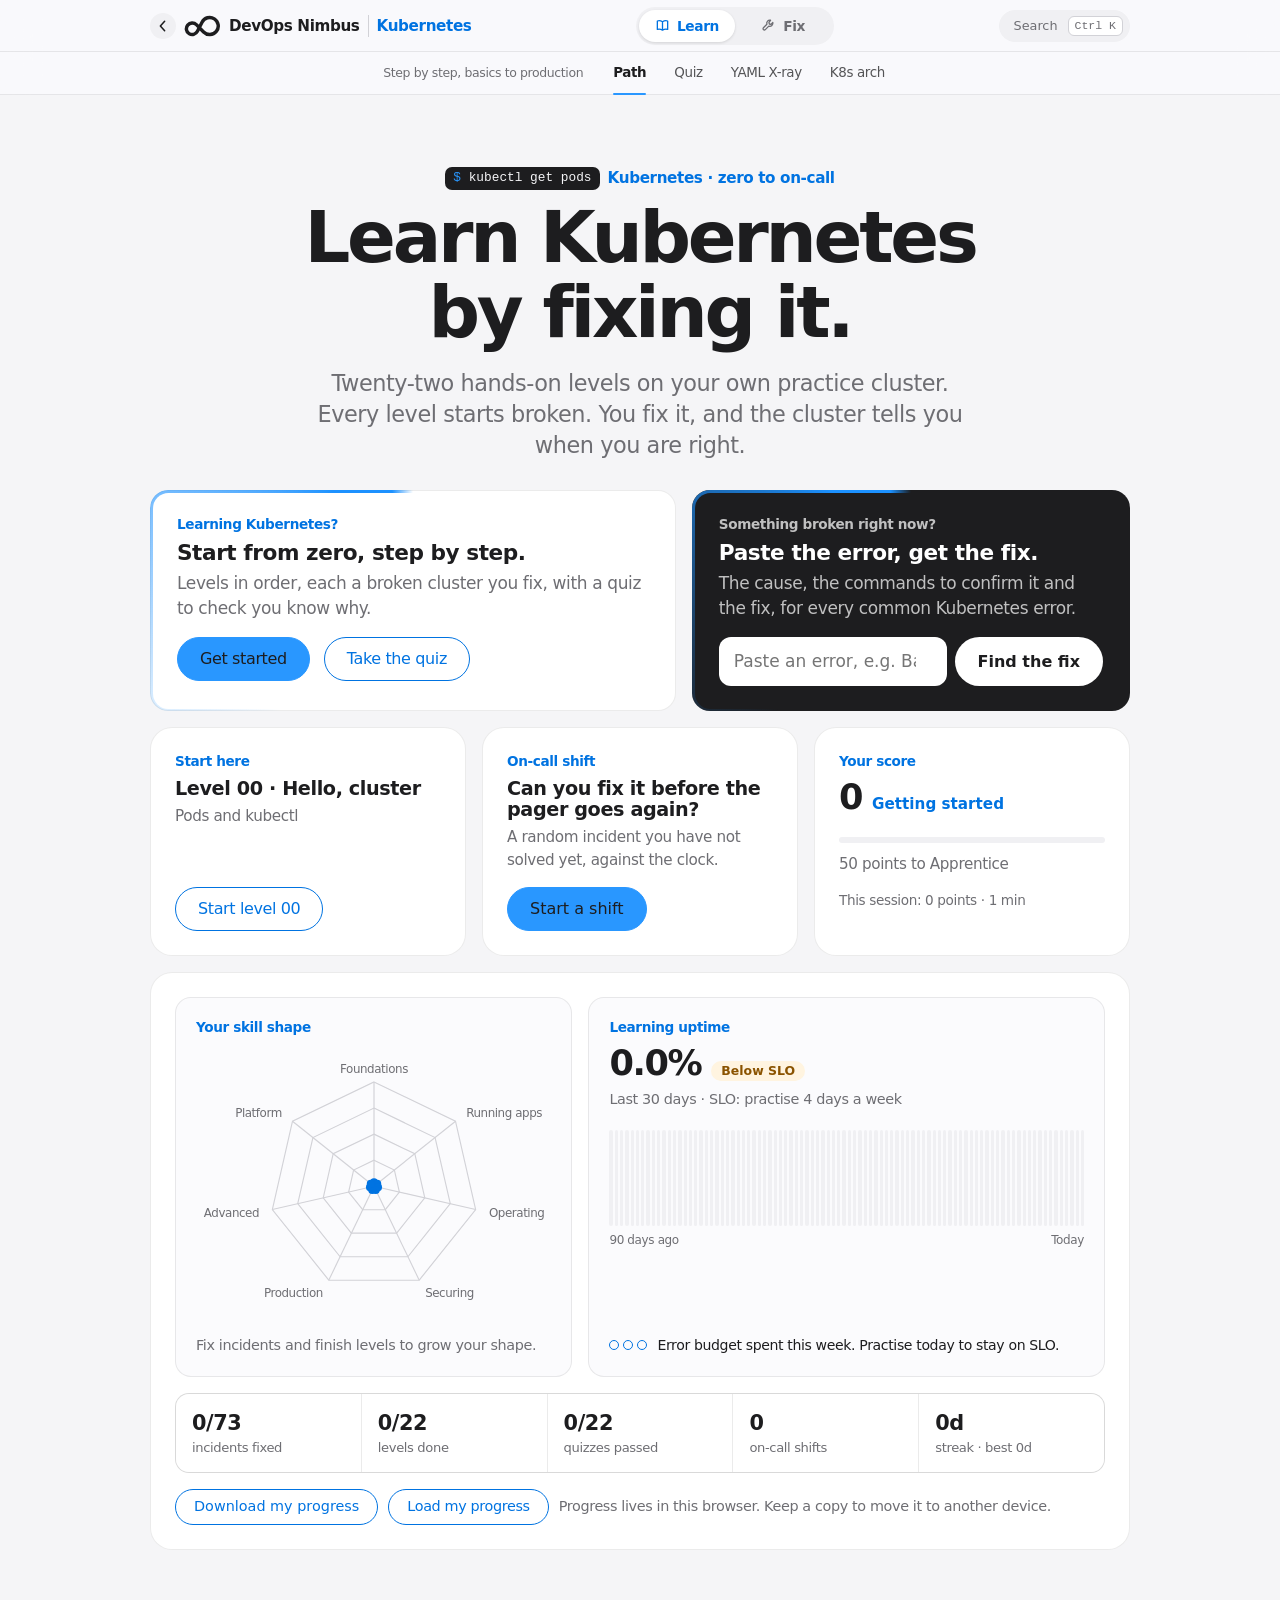
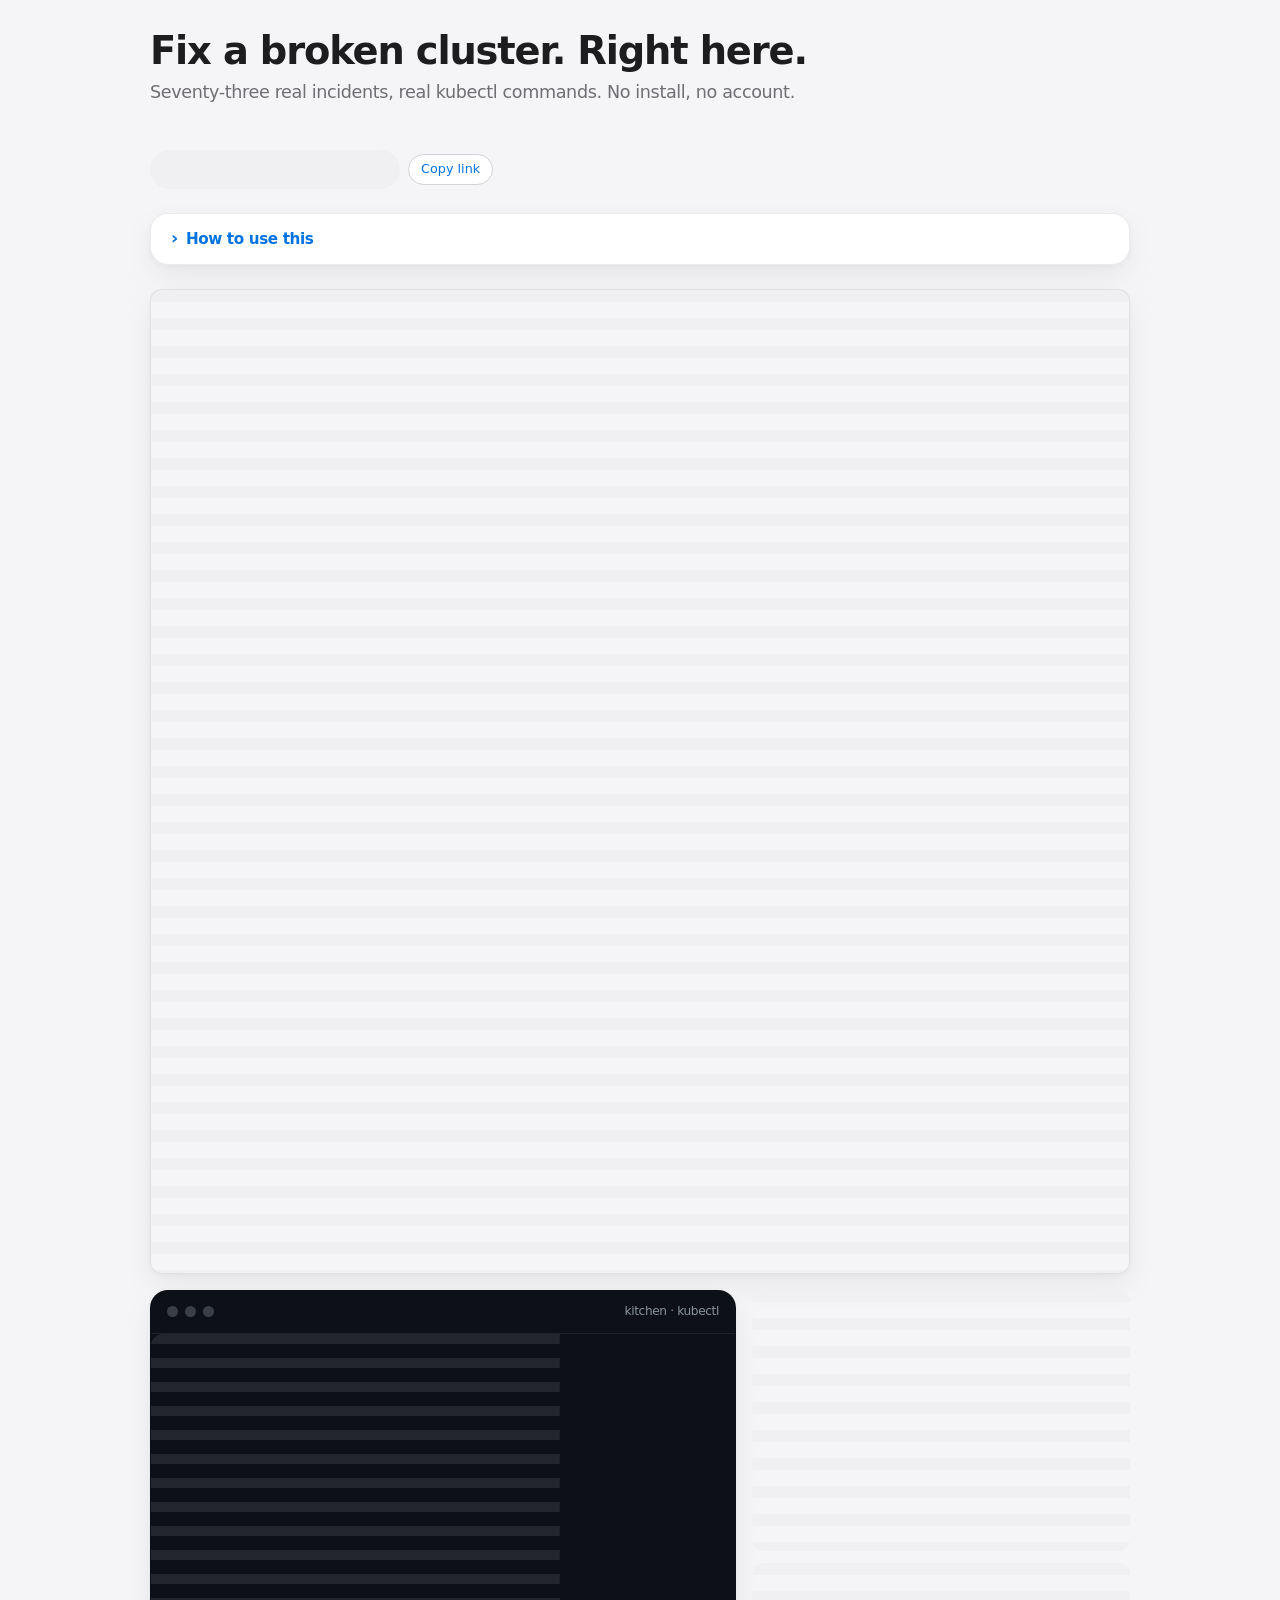
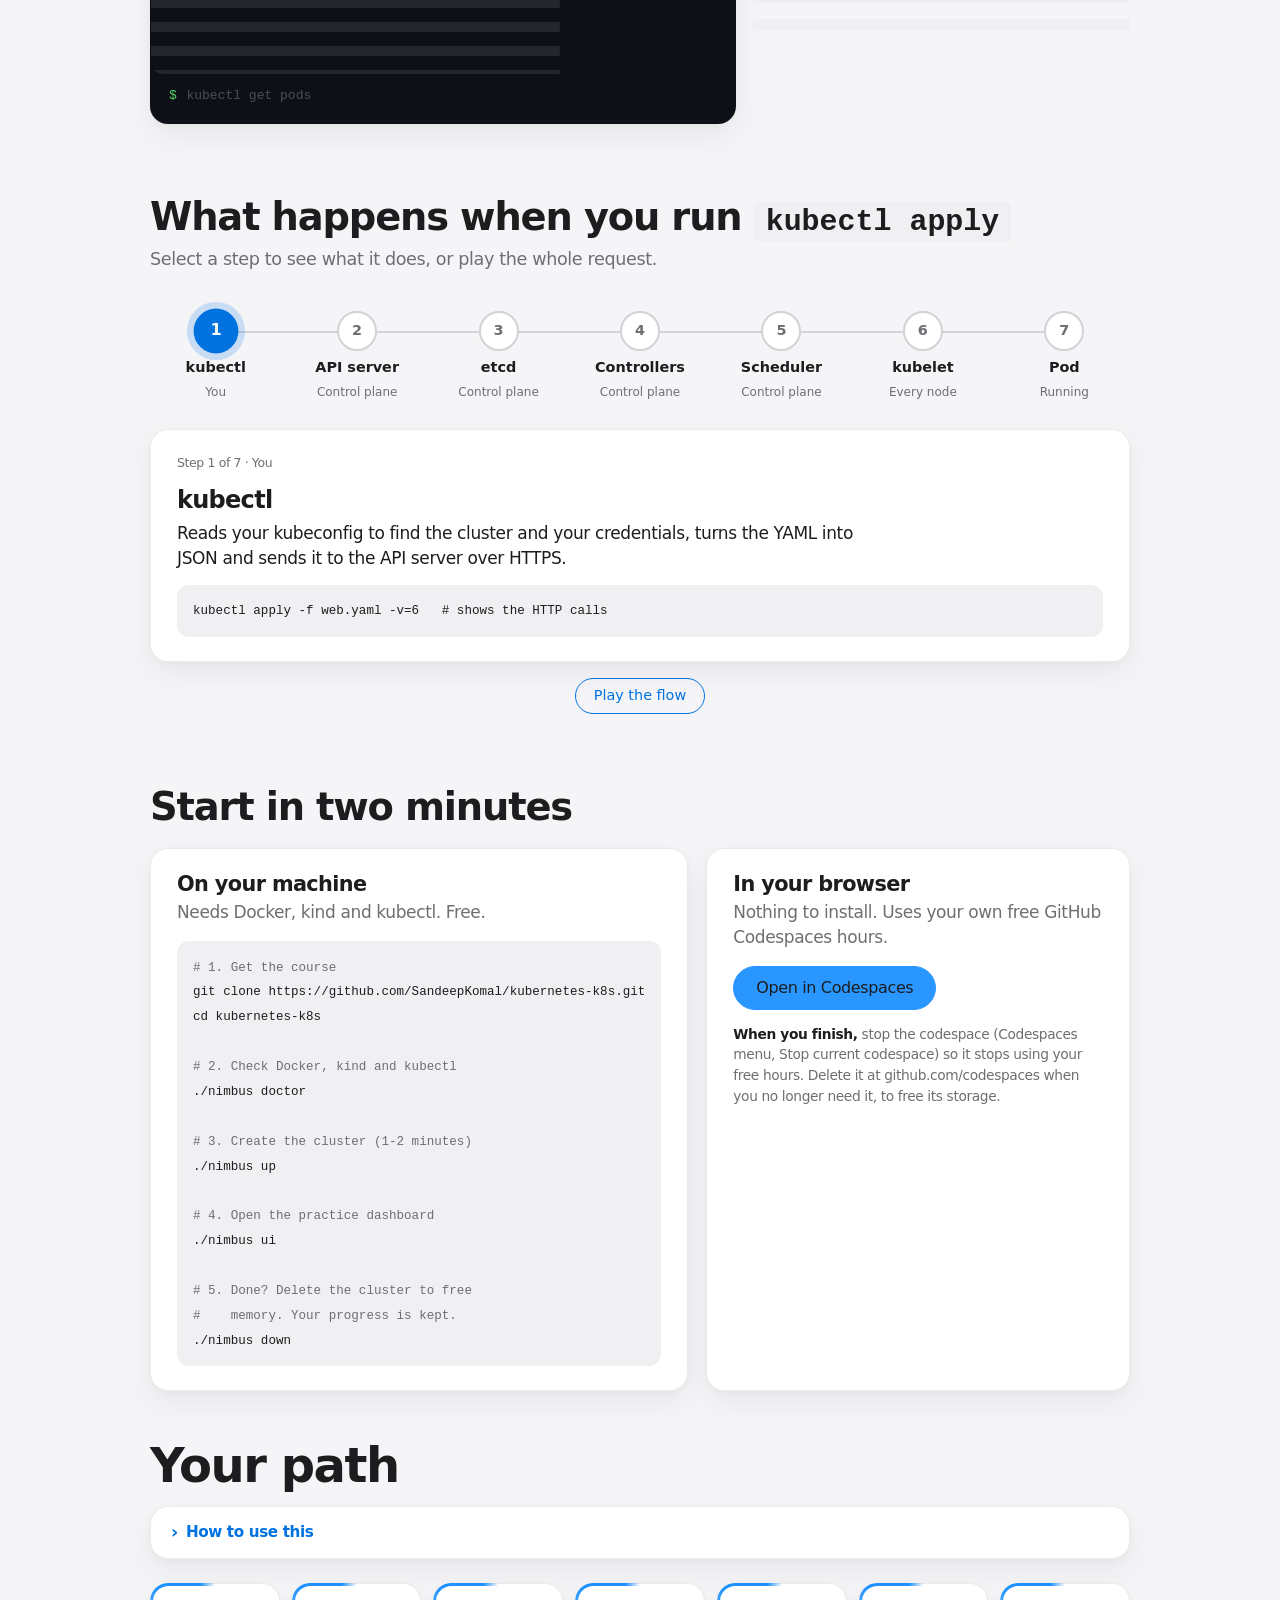
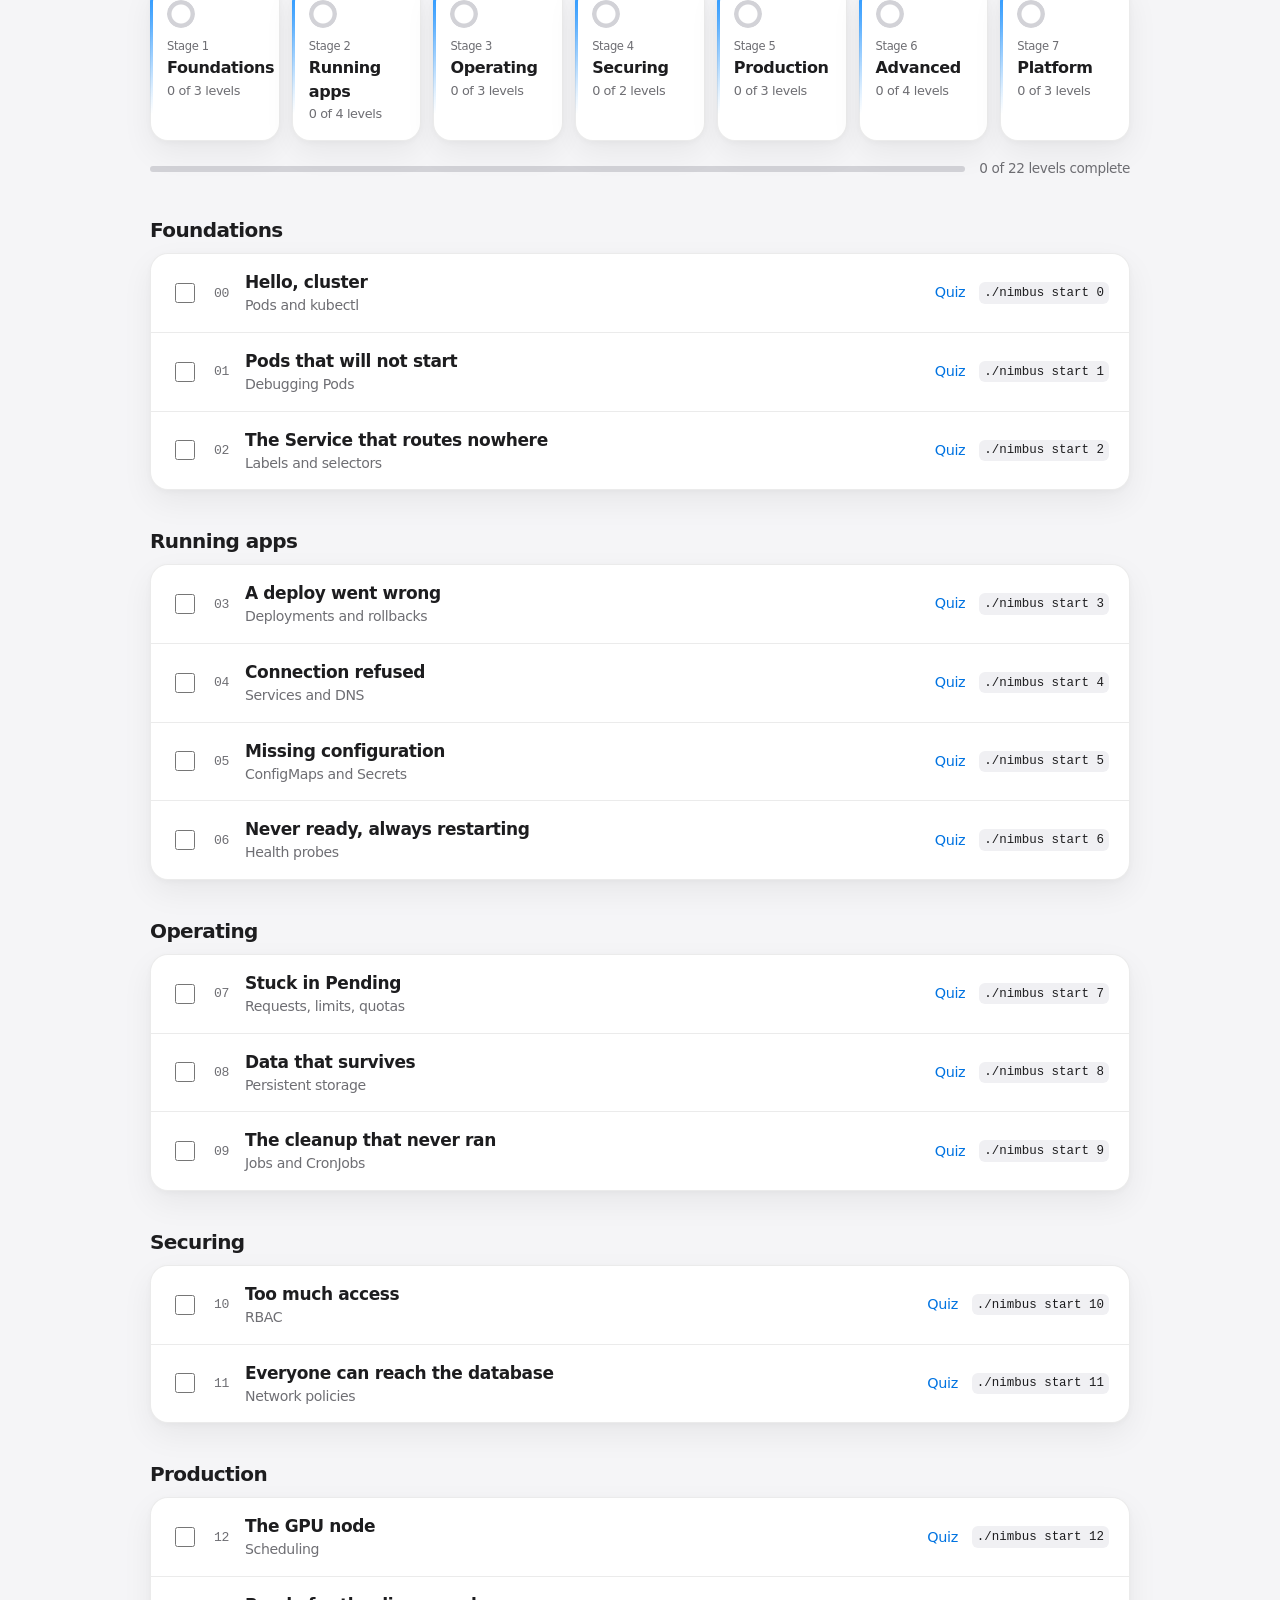
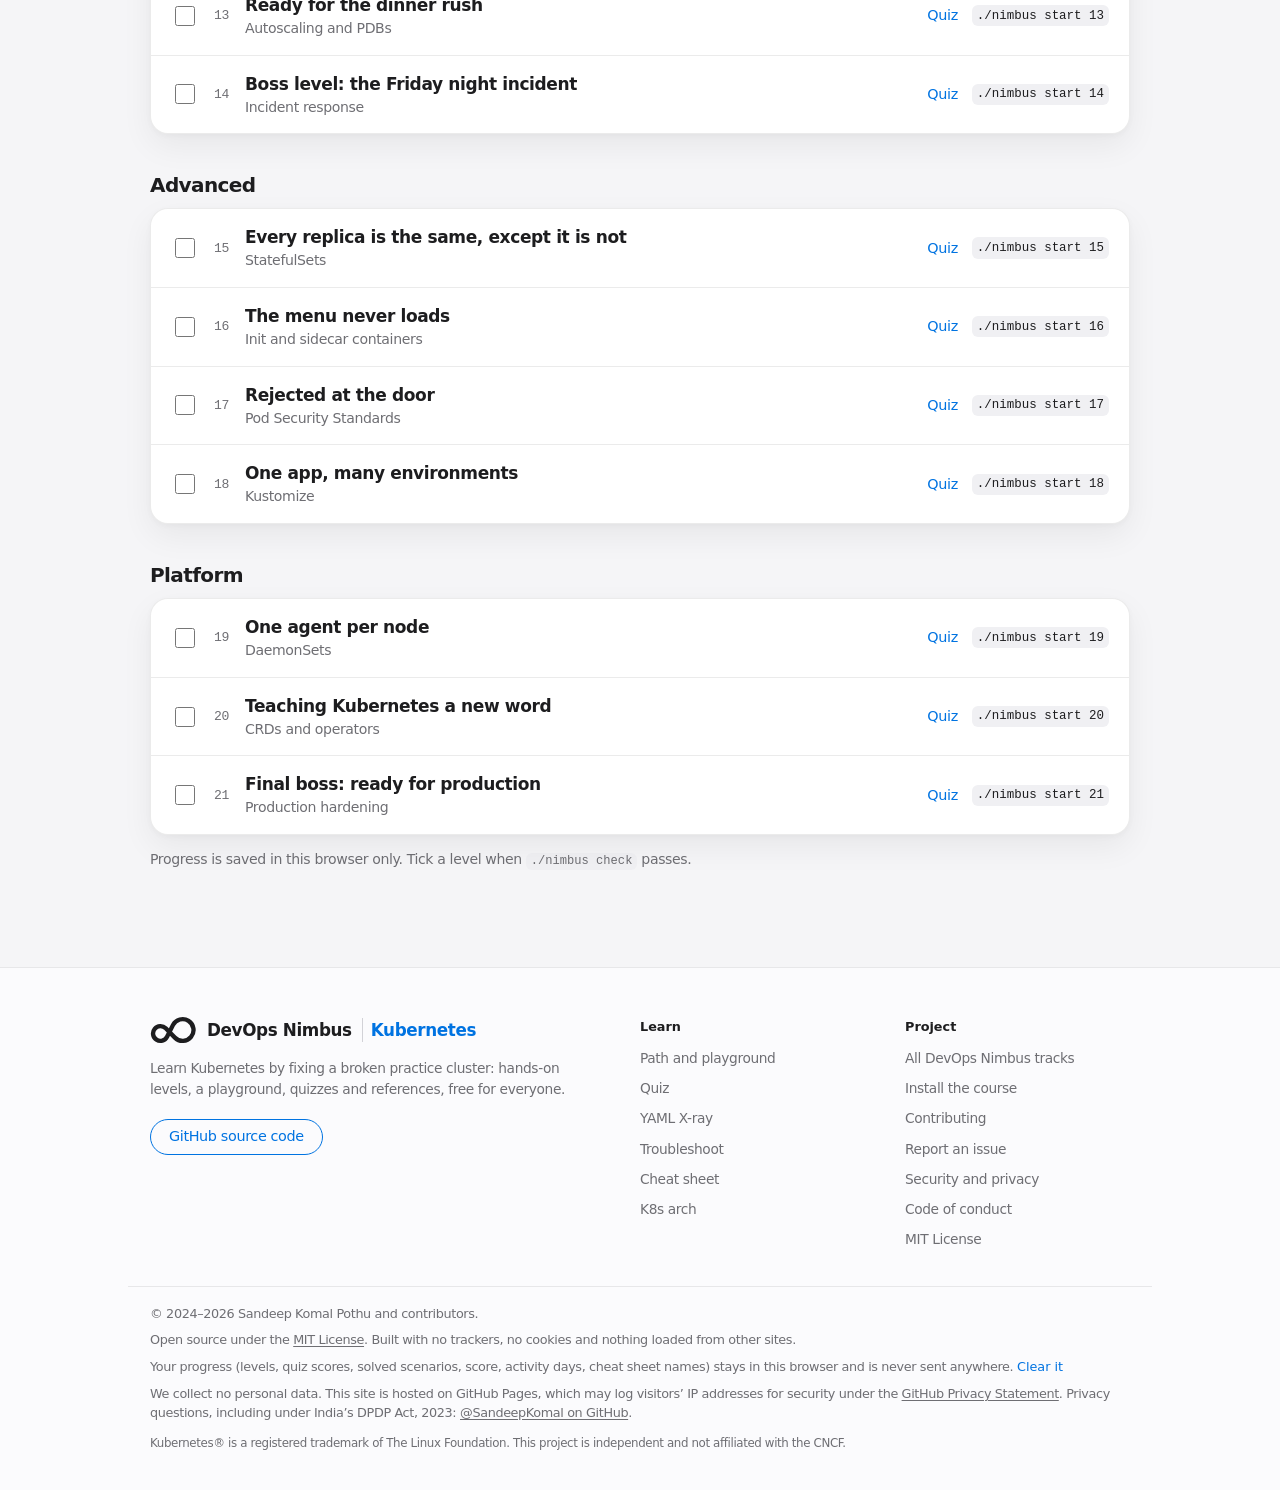
<file: site/index.html>
<!doctype html>
<html lang="en">
<head>
  <meta charset="utf-8">
  <meta name="viewport" content="width=device-width, initial-scale=1">
  <meta http-equiv="Content-Security-Policy" content="default-src 'self'; script-src 'self'; style-src 'self'; img-src 'self' data:; connect-src 'none'; base-uri 'none'; form-action 'none'">
  <meta name="description" content="Learn Kubernetes by fixing a broken practice cluster: 22 hands-on levels, a browser playground of real incidents, quizzes, a YAML X-ray, a searchable reference of Kubernetes errors and fixes, and a kubectl cheat sheet.">
  <meta property="og:type" content="website">
  <meta property="og:site_name" content="DevOps Nimbus">
  <meta property="og:title" content="Kubernetes, zero to on-call · DevOps Nimbus">
  <meta property="og:description" content="Free hands-on Kubernetes course: fix real incidents in a browser playground, and look up any Kubernetes error with its cause, fix and the commands that confirm it.">
  <meta property="og:url" content="https://sandeepkomal.github.io/kubernetes-k8s/">
  <link rel="canonical" href="https://sandeepkomal.github.io/kubernetes-k8s/">
  <title>Kubernetes · DevOps Nimbus</title>
  <link rel="stylesheet" href="style.css">
  <link rel="preload" href="data.js" as="script">
  <link rel="preload" href="engage.js" as="script">
  <link rel="preload" href="app.js" as="script">
  <link rel="icon" href="favicon.svg" type="image/svg+xml">
</head>
<body>
  <a class="skip" href="#main">Skip to content</a>
  <header class="top">
    <div class="wrap top-inner">
      <div class="brand">
        <a class="brand-hub" href="https://sandeepkomal.github.io/devops-nimbus/" title="Back to all DevOps Nimbus tracks"><span class="brand-back" aria-hidden="true"><svg viewBox="0 0 8 14" width="7" height="12"><path d="M6.5 1.5 1.5 7l5 5.5" fill="none" stroke="currentColor" stroke-width="1.8" stroke-linecap="round" stroke-linejoin="round"/></svg></span><img class="mark" src="nimbus.svg" alt="" width="37" height="22"><span>DevOps Nimbus</span><span class="sr-only">: back to all tracks</span></a>
        <a class="brand-track" href="#path">Kubernetes</a>
      </div>
      <nav class="switch" aria-label="Mode">
        <a class="sw learn" href="#path"><svg viewBox="0 0 16 16" width="15" height="15" aria-hidden="true"><path d="M2.5 3.2c1.8-.6 3.6-.4 5.5.8 1.9-1.2 3.7-1.4 5.5-.8v9c-1.8-.6-3.6-.4-5.5.8-1.9-1.2-3.7-1.4-5.5-.8zM8 4v9" fill="none" stroke="currentColor" stroke-width="1.4" stroke-linejoin="round"/></svg>Learn</a>
        <a class="sw fix" href="#doctor"><svg viewBox="0 0 16 16" width="15" height="15" aria-hidden="true"><path d="M10.2 2.4a3.3 3.3 0 0 0-3.9 4.3L2.6 10.4a1.4 1.4 0 0 0 2 2l3.7-3.7a3.3 3.3 0 0 0 4.3-3.9l-2 2-1.7-.4-.4-1.7z" fill="none" stroke="currentColor" stroke-width="1.4" stroke-linejoin="round"/></svg>Fix</a>
      </nav>
      <button type="button" class="kbd-btn" id="palette-open" aria-label="Search the site (Ctrl+K)"><span>Search</span><kbd id="palette-key">Ctrl K</kbd></button>
    </div>
    <div class="wrap sub-row">
      <nav class="subnav" aria-label="Sections">
        <div class="mode learn" role="group" aria-label="Learn">
          <span class="mode-k">Step by step, basics to production</span>
          <a href="#path" data-tab="path">Path</a>
          <a href="#quiz" data-tab="quiz">Quiz</a>
          <a href="#xray" data-tab="xray">YAML X-ray</a>
          <a href="#arch" data-tab="arch">K8s arch</a>
        </div>
        <div class="mode fix" role="group" aria-label="Fix">
          <span class="mode-k">Something broken? Find the cause and the fix</span>
          <a href="#doctor" data-tab="doctor">Troubleshoot</a>
          <a href="#cheats" data-tab="cheats">Cheat sheet</a>
        </div>
      </nav>
    </div>
  </header>

  <main id="main" class="wrap">
    <section id="tab-path" class="tab">
      <div class="hero">
        <p class="eyebrow"><code class="eyebrow-cmd" aria-hidden="true"><span>$</span> kubectl get pods</code>Kubernetes · zero to on-call</p>
        <h1>Learn Kubernetes<br>by fixing it.</h1>
        <p class="sub">Twenty-two hands-on levels on your own practice cluster. Every level starts broken. You fix it, and the cluster tells you when you are right.</p>
        <div class="doors">
          <div class="door learn">
            <p class="door-k">Learning Kubernetes?</p>
            <h2>Start from zero, step by step.</h2>
            <p>Levels in order, each a broken cluster you fix, with a quiz to check you know why.</p>
            <div class="ctas"><a class="pill primary" id="cta-start" href="#">Get started</a><a class="pill" href="#quiz">Take the quiz</a></div>
          </div>
          <div class="door fix">
            <p class="door-k">Something broken right now?</p>
            <h2>Paste the error, get the fix.</h2>
            <p>The cause, the commands to confirm it and the fix, for every common Kubernetes error.</p>
            <div class="door-search"><input id="door-q" type="search" placeholder="Paste an error, e.g. Back-off restarting failed container" aria-label="Paste an error" autocomplete="off" spellcheck="false"><button type="button" class="pill" id="door-go">Find the fix</button></div>
          </div>
        </div>
        <section class="engage" id="engage" aria-label="Your learning"></section>
      </div>

      <section class="playground" aria-labelledby="pg-title">
        <div class="pg-head">
          <div>
            <h2 id="pg-title" class="section-title">Fix a broken cluster. Right here.</h2>
            <p class="section-sub">Seventy-three real incidents, real kubectl commands. No install, no account.</p>
          </div>
          <div class="pg-meta">
            <p id="pg-goal" class="pg-goal" aria-live="polite"></p>
          </div>
        </div>
        <div class="guide-slot" data-guide="playground"></div>
        <div class="pg-scenarios" id="pg-scenarios" role="group" aria-label="Scenario"></div>
        <div class="pg-body">
          <div class="pg-term" id="pg-term">
            <div class="pg-bar" aria-hidden="true"><span></span><span></span><span></span><em>kitchen · kubectl</em></div>
            <div class="pg-out" id="pg-out" role="log" aria-live="polite" aria-label="Terminal output"></div>
            <form class="pg-form" id="pg-form" autocomplete="off">
              <span aria-hidden="true">$</span>
              <input id="pg-input" type="text" spellcheck="false" autocapitalize="off" aria-label="Type a kubectl command" placeholder="kubectl get pods">
            </form>
          </div>
          <div class="pg-side">
            <div class="pg-map" id="pg-map" aria-label="Cluster map"></div>
            <div class="pg-try" id="pg-try"></div>
          </div>
        </div>
      </section>

      <section class="flow-block" aria-labelledby="flow-title">
        <h2 id="flow-title" class="section-title">What happens when you run <code>kubectl apply</code></h2>
        <p class="section-sub">Select a step to see what it does, or play the whole request.</p>
        <ol id="flow" class="flow" aria-label="Request flow"></ol>
        <div class="flow-detail card" id="flow-detail" aria-live="polite"></div>
        <div class="flow-controls">
          <button type="button" class="pill small-pill" id="flow-play">Play the flow</button>
        </div>
      </section>

      <section aria-labelledby="start-title" class="start-block">
        <h2 id="start-title" class="section-title">Start in two minutes</h2>
        <div class="start-grid">
          <div class="card">
            <h3>On your machine</h3>
            <p class="muted">Needs Docker, kind and kubectl. Free.</p>
            <pre class="start"><code><span class="cm"># 1. Get the course</span>
git clone https://github.com/SandeepKomal/kubernetes-k8s.git
cd kubernetes-k8s

<span class="cm"># 2. Check Docker, kind and kubectl</span>
./nimbus doctor

<span class="cm"># 3. Create the cluster (1-2 minutes)</span>
./nimbus up

<span class="cm"># 4. Open the practice dashboard</span>
./nimbus ui

<span class="cm"># 5. Done? Delete the cluster to free</span>
<span class="cm">#    memory. Your progress is kept.</span>
./nimbus down</code></pre>
          </div>
          <div class="card">
            <h3>In your browser</h3>
            <p class="muted">Nothing to install. Uses your own free GitHub Codespaces hours.</p>
            <a class="pill primary" id="cta-codespaces" href="#">Open in Codespaces</a>
            <p class="start-note"><strong>When you finish,</strong> stop the codespace (Codespaces menu, Stop current codespace) so it stops using your free hours. Delete it at github.com/codespaces when you no longer need it, to free its storage.</p>
          </div>
        </div>
      </section>

      <h2 class="section-title" id="path-title">Your path</h2>
      <div class="guide-slot" data-guide="path"></div>
      <div class="stages" id="stages" role="list"></div>
      <div class="progress-row">
        <div class="bar" role="progressbar" aria-label="Levels complete" aria-valuemin="0" aria-valuemax="22" id="bar"><span id="bar-fill"></span></div>
        <span id="bar-text"></span>
      </div>
      <div id="levels"></div>
      <p class="note">Progress is saved in this browser only. Tick a level when <code>./nimbus check</code> passes.</p>
    </section>

    <section id="tab-quiz" class="tab" hidden>
      <h2>Quiz</h2>
      <p class="lede">Scenario-based questions for every level, from first Pod to production. You see right or wrong as soon as you answer, with the reasoning, which is where the learning is.</p>
      <div class="guide-slot" data-guide="quiz"></div>
      <label class="field">Practise
        <select id="quiz-level"></select>
      </label>
      <button type="button" class="pill small-pill quiz-again" id="quiz-again">Start again with new order</button>
      <div id="quiz-list"></div>
    </section>

    <section id="tab-xray" class="tab" hidden>
      <h2>YAML X-ray</h2>
      <p class="lede">Select any line to see what it does and the mistake people make with it. Or paste your own manifest.</p>
      <div class="guide-slot" data-guide="xray"></div>
      <div class="seg" id="xray-pick" role="tablist" aria-label="Manifest"></div>
      <div class="xray-paste card" id="xray-paste" hidden>
        <div id="xray-edit">
          <label for="xray-input" class="xray-paste-label">Paste a manifest</label>
          <textarea id="xray-input" rows="10" spellcheck="false" autocapitalize="off" placeholder="apiVersion: apps/v1&#10;kind: Deployment&#10;..."></textarea>
          <p id="xray-error" class="xray-warn" hidden></p>
          <div class="xray-paste-actions">
            <button type="button" class="pill primary small-pill" id="xray-go">Explain</button>
            <button type="button" class="pill small-pill" id="xray-example">Load an example</button>
            <button type="button" class="pill small-pill" id="xray-clear">Clear</button>
            <span class="note">Ctrl+Enter explains. Everything stays in your browser; do not paste real secrets.</span>
          </div>
        </div>
        <div id="xray-result" hidden>
          <div class="xray-result-bar">
            <div>
              <p class="xray-result-title" id="xray-summary"></p>
              <p class="note">Select any line to see what it does. Lines marked in amber are worth a second look.</p>
            </div>
            <div class="xray-result-actions">
              <button type="button" class="pill small-pill" id="xray-edit-btn">Edit YAML</button>
              <button type="button" class="pill small-pill" id="xray-clear-2">Clear</button>
            </div>
          </div>
          <div id="xray-review" aria-live="polite"></div>
        </div>
      </div>
      <div class="xray" id="xray-view">
        <ol id="xray-lines" class="code" aria-label="Manifest lines"></ol>
        <aside id="xray-note" class="card" aria-live="polite"><p class="muted">Pick a line on the left.</p></aside>
      </div>
    </section>

    <section id="tab-doctor" class="tab" hidden>
      <p class="mode-banner"><strong>Fix mode.</strong> For when something is broken right now. Learning Kubernetes instead? <a href="#path">Start the path</a>.</p>
      <h2>Stuck on an error?</h2>
      <p class="lede">Paste the error you see, or pick a symptom. Each entry explains why it happens, how to confirm it and how to fix and prevent it, then gives you a safe scenario to break and fix it yourself, so you recognise it next time. Also as a <a href="problems.html">single page of every problem</a>.</p>
      <div class="guide-slot" data-guide="doctor"></div>
      <label class="field">Search, or paste an error
        <input id="doctor-q" type="search" placeholder="Back-off restarting failed container, 403, OOMKilled, hpa..." autocomplete="off" spellcheck="false">
      </label>
      <div id="doctor-list" class="doctor-groups"></div>
      <div id="doctor-out"></div>
    </section>

    <section id="tab-cheats" class="tab" hidden>
      <h2>Cheat sheet</h2>
      <p class="lede">Type your own names once and every command fills in, ready to copy. Try runs a command in the playground, opening the scenario it needs. Lab marks the few that need a real cluster: the free local one from the course.</p>
      <div class="guide-slot" data-guide="cheats"></div>
      <div class="cheat-tools">
        <label class="field">Search
          <input id="cheat-q" type="search" placeholder="rollout, logs, node..." autocomplete="off">
        </label>
        <details class="cheat-fill-box" id="cheat-fill-box">
          <summary>Fill in your own names</summary>
          <div class="cheat-fill" id="cheat-fill"></div>
        </details>
      </div>
      <div id="cheat-out"></div>
    </section>

    <section id="tab-arch" class="tab" hidden>
      <h2>Kubernetes architecture</h2>
      <p class="lede">What runs where in a cluster, what each part does, and how you can tell when it breaks. Point at a component, or tab to it, to read about it.</p>
      <div class="arch" id="arch"></div>
    </section>
  </main>

  <footer class="foot">
    <div class="wrap foot-grid">
      <div class="foot-brand">
        <a class="brand" href="#path">
          <img class="mark" src="nimbus.svg" alt="" width="47" height="28">
          DevOps Nimbus <span class="brand-track">Kubernetes</span>
        </a>
        <p>Learn Kubernetes by fixing a broken practice cluster: hands-on levels, a playground, quizzes and references, free for everyone.</p>
        <a class="pill small-pill foot-gh" data-repo="" href="#">GitHub source code</a>
      </div>
      <nav class="foot-col" aria-label="Learn">
        <h2>Learn</h2>
        <a href="#path">Path and playground</a>
        <a href="#quiz">Quiz</a>
        <a href="#xray">YAML X-ray</a>
        <a href="#doctor">Troubleshoot</a>
        <a href="#cheats">Cheat sheet</a>
        <a href="#arch">K8s arch</a>
      </nav>
      <nav class="foot-col" aria-label="Project">
        <h2>Project</h2>
        <a href="https://sandeepkomal.github.io/devops-nimbus/">All DevOps Nimbus tracks</a>
        <a data-repo="#installation" href="#">Install the course</a>
        <a data-repo="/blob/main/CONTRIBUTING.md" href="#">Contributing</a>
        <a data-repo="/issues/new/choose" href="#">Report an issue</a>
        <a data-repo="/blob/main/SECURITY.md" href="#">Security and privacy</a>
        <a data-repo="/blob/main/CODE_OF_CONDUCT.md" href="#">Code of conduct</a>
        <a data-repo="/blob/main/LICENSE" href="#">MIT License</a>
      </nav>
    </div>
    <div class="wrap foot-base">
      <p>© 2024–2026 Sandeep Komal Pothu and contributors.</p>
      <p>Open source under the <a data-repo="/blob/main/LICENSE" href="#">MIT License</a>. Built with no trackers, no cookies and nothing loaded from other sites.</p>
      <p>Your progress (levels, quiz scores, solved scenarios, score, activity days, cheat sheet names) stays in this browser and is never sent anywhere. <button type="button" class="link-btn" id="forget">Clear it</button></p>
      <p>We collect no personal data. This site is hosted on GitHub Pages, which may log visitors’ IP addresses for security under the <a href="https://docs.github.com/en/site-policy/privacy-policies/github-general-privacy-statement">GitHub Privacy Statement</a>. Privacy questions, including under India’s DPDP Act, 2023: <a href="https://github.com/SandeepKomal">@SandeepKomal on GitHub</a>.</p>
      <p class="foot-tm">Kubernetes® is a registered trademark of The Linux Foundation. This project is independent and not affiliated with the CNCF.</p>
    </div>
  </footer>

  <dialog id="palette" class="palette" aria-label="Search">
    <input id="palette-input" type="text" placeholder="Jump to a level, quiz or section" autocomplete="off" aria-controls="palette-list">
    <ul id="palette-list" role="listbox"></ul>
    <p class="palette-foot muted"><kbd>↑</kbd> <kbd>↓</kbd> to move · <kbd>Enter</kbd> to open · <kbd>Esc</kbd> to close</p>
  </dialog>

  <script src="data.js"></script>
  <script src="reference.js"></script>
  <script src="engage.js"></script>
  <script src="app.js"></script>
</body>
</html>
</file>
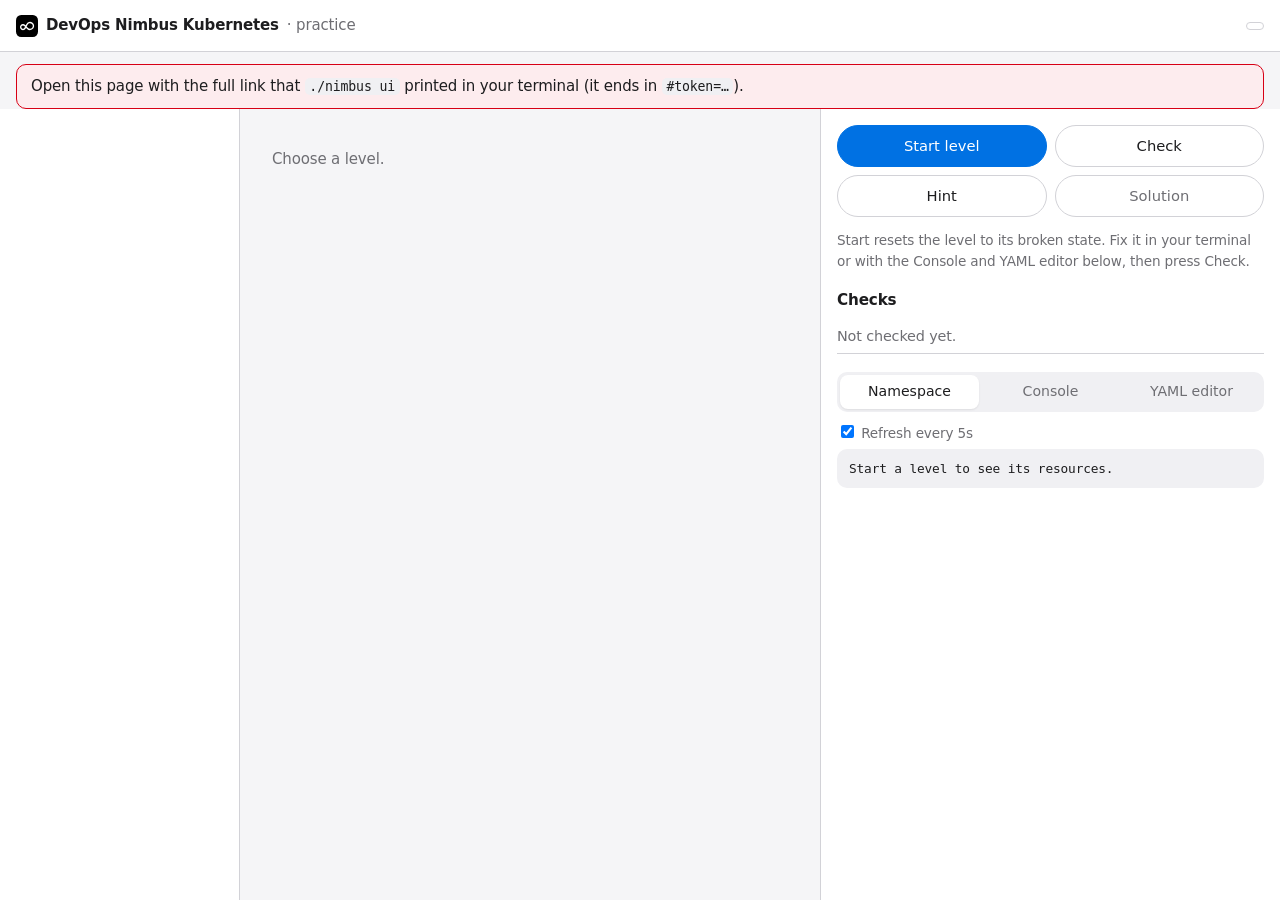
<file: labs/ui/index.html>
<!doctype html>
<html lang="en">
<head>
  <meta charset="utf-8">
  <meta name="viewport" content="width=device-width, initial-scale=1">
  <title>DevOps Nimbus Kubernetes · Practice</title>
  <link rel="stylesheet" href="style.css">
  <link rel="icon" href="logo.svg" type="image/svg+xml">
</head>
<body>
  <header class="top">
    <div class="brand">
      <img src="logo.svg" alt="" width="22" height="22">
      DevOps Nimbus Kubernetes <span class="muted">· practice</span>
    </div>
    <div id="context" class="context" title="Current kubectl context"></div>
  </header>

  <div id="token-missing" class="banner" hidden>
    Open this page with the full link that <code>./nimbus ui</code> printed in your terminal (it ends in <code>#token=…</code>).
  </div>

  <div class="layout">
    <nav class="levels" aria-label="Levels">
      <ol id="level-list"></ol>
      <p id="progress" class="muted small"></p>
    </nav>

    <main id="mission" class="mission" tabindex="-1" aria-live="polite">
      <p class="muted">Choose a level.</p>
    </main>

    <aside class="panel" aria-label="Practice controls">
      <div class="actions">
        <button id="btn-start" type="button" class="primary">Start level</button>
        <button id="btn-check" type="button">Check</button>
        <button id="btn-hint" type="button">Hint</button>
        <button id="btn-solution" type="button" class="quiet">Solution</button>
      </div>
      <p class="muted small">Start resets the level to its broken state. Fix it in your terminal or with the Console and YAML editor below, then press Check.</p>

      <section>
        <h2>Checks</h2>
        <ul id="checks" class="checks"><li class="muted">Not checked yet.</li></ul>
        <p id="check-summary" class="summary" aria-live="polite"></p>
      </section>

      <section id="hint-box" hidden>
        <h2>Hint</h2>
        <pre id="hint" class="out"></pre>
      </section>

      <section class="work">
        <div class="tabs" role="tablist" aria-label="Workspace">
          <button type="button" role="tab" id="tab-state" aria-controls="pane-state" aria-selected="true">Namespace</button>
          <button type="button" role="tab" id="tab-console" aria-controls="pane-console" aria-selected="false">Console</button>
          <button type="button" role="tab" id="tab-yaml" aria-controls="pane-yaml" aria-selected="false">YAML editor</button>
        </div>

        <div id="pane-state" role="tabpanel" aria-labelledby="tab-state">
          <label class="small refresh"><input id="auto" type="checkbox" checked> Refresh every 5s</label>
          <pre id="state" class="out state">Start a level to see its resources.</pre>
        </div>

        <div id="pane-console" role="tabpanel" aria-labelledby="tab-console" hidden>
          <p class="muted small">Runs <code>kubectl</code> against the practice cluster, in this level's namespace. Use ↑ and ↓ for history.</p>
          <div class="chips" id="quick"></div>
          <form id="console-form" class="console-line" autocomplete="off">
            <span class="prompt" aria-hidden="true">kubectl</span>
            <input id="console-input" type="text" spellcheck="false" aria-label="kubectl command" placeholder="get pods -o wide">
            <button type="submit">Run</button>
          </form>
          <pre id="console-out" class="out console-out" aria-live="polite"></pre>
        </div>

        <div id="pane-yaml" role="tabpanel" aria-labelledby="tab-yaml" hidden>
          <p class="muted small">Load an object, change it, then dry-run or apply it. This is the browser version of <code>kubectl edit</code>.</p>
          <form id="load-form" class="console-line" autocomplete="off">
            <input id="load-input" type="text" spellcheck="false" aria-label="Object to load" placeholder="deployment/web">
            <button type="submit">Load</button>
          </form>
          <textarea id="yaml" spellcheck="false" aria-label="YAML to apply" placeholder="Paste or write YAML here"></textarea>
          <div class="row-buttons">
            <button id="btn-dry" type="button">Dry run</button>
            <button id="btn-apply" type="button" class="primary">Apply</button>
          </div>
          <pre id="yaml-out" class="out" aria-live="polite"></pre>
        </div>
      </section>

      <section id="log-box" hidden>
        <h2>Output</h2>
        <pre id="log" class="out"></pre>
      </section>
    </aside>
  </div>

  <script src="app.js"></script>
</body>
</html>
</file>
<file: site/style.css>
/* DevOps Nimbus Kubernetes companion site.
   Calm, product-page styling: system font, generous space, one accent. */
:root {
  --bg: #f5f5f7;
  --surface: #ffffff;
  --surface-2: #fbfbfd;
  --text: #1d1d1f;
  --muted: #6e6e73;
  --line: #d2d2d7;
  --hair: rgba(0, 0, 0, .08);
  --accent: #0073e1; --accent-fill: #2997ff; --accent-fill-hover: #2485e0; --on-fill: #1d1d1f;
  --accent-hover: #0062bf;
  --accent-2: #0073e1;
  --accent-soft: #e5f3ff;
  --on-accent: #ffffff;
  --k8s: var(--accent);
  --ok: #1d8a3a;
  --ok-soft: #e9f6ec;
  --bad: #d70015;
  --bad-soft: #fdecee;
  --warn: #c77700;
  --warn-text: #8a5300;
  --warn-soft: #fff4e0;
  --code-bg: #f0f0f3;
  --nav: rgba(251, 251, 253, .8);
  --shadow: 0 2px 8px rgba(0, 0, 0, .04), 0 12px 32px rgba(0, 0, 0, .06);
  --radius: 18px;
  --radius-sm: 12px;
  --ease: cubic-bezier(.28, .11, .32, 1);
  --dur-fast: .15s;
  --dur: .24s;
  color-scheme: light dark;
}
@media (prefers-color-scheme: dark) {
  :root {
    --bg: #000000;
    --surface: #1c1c1e;
    --surface-2: #161617;
    --text: #f5f5f7;
    --muted: #a1a1a6;
    --line: #424245;
    --hair: rgba(255, 255, 255, .1);
    --accent: #2997ff; --accent-fill: #2997ff; --accent-fill-hover: #49a7ff; --on-fill: #000000;
    --accent-hover: #54acff;
    --accent-2: #2997ff;
    --accent-soft: #192d42;
    --on-accent: #000000;
    --ok: #30d158;
    --ok-soft: #0f2e18;
    --bad: #ff6961;
    --bad-soft: #3a1414;
    --warn: #ffb340;
    --warn-text: #ffcc80;
    --warn-soft: #3a2a0c;
    --code-bg: #2c2c2e;
    --nav: rgba(22, 22, 23, .8);
    --shadow: none;
  }
}

* { box-sizing: border-box; }
html { -webkit-text-size-adjust: 100%; scroll-padding-top: 96px; }
body {
  margin: 0;
  background: var(--bg);
  color: var(--text);
  font: 17px/1.47 -apple-system, BlinkMacSystemFont, "SF Pro Text", "Helvetica Neue", "Segoe UI", system-ui, sans-serif;
  letter-spacing: -.022em;
  -webkit-font-smoothing: antialiased;
}
a { color: var(--accent); text-decoration: none; }
a:hover { text-decoration: underline; }
code, pre { font-family: "SF Mono", ui-monospace, Menlo, Consolas, monospace; font-size: .86em; letter-spacing: 0; }
:not(pre) > code { background: var(--code-bg); padding: .12em .4em; border-radius: 6px; }
pre { background: var(--code-bg); padding: 14px 16px; border-radius: var(--radius-sm); overflow-x: auto; margin: 0; line-height: 1.6; }
h1, h2, h3, h4 { letter-spacing: -.03em; line-height: 1.1; }
:focus-visible { outline: 3px solid var(--accent); outline-offset: 3px; border-radius: 8px; }

.wrap { max-width: 1024px; margin: 0 auto; padding: 0 22px; }
.skip { position: absolute; left: -9999px; }
.skip:focus { left: 16px; top: 8px; background: var(--surface); padding: 6px 10px; z-index: 30; }
.muted { color: var(--muted); }
.note { color: var(--muted); font-size: .88rem; }
.lede { color: var(--muted); font-size: 1.15rem; margin: -6px 0 24px; max-width: 680px; }

/* Navigation */
.top {
  position: sticky; top: 0; z-index: 20; background: var(--nav);
  -webkit-backdrop-filter: saturate(180%) blur(20px); backdrop-filter: saturate(180%) blur(20px);
  border-bottom: 1px solid var(--hair);
}
.top-inner { display: flex; align-items: center; gap: 20px; height: 52px; }
.brand { display: flex; align-items: center; gap: 8px; font-weight: 600; font-size: .95rem; color: var(--text); white-space: nowrap; }
.brand:hover { text-decoration: none; }
.brand img { display: block; width: 22px; height: 22px; }
/* Two modes: Learn (the course) and Fix (the reference for something broken now). */

main { padding-top: 8px; padding-bottom: 64px; min-height: 70vh; }
.tab > h2 { font-size: clamp(2rem, 4.5vw, 3rem); font-weight: 700; margin: 48px 0 14px; }

/* Hero */
.hero { text-align: center; padding: 72px 0 40px; }
.eyebrow { color: var(--k8s); font-weight: 600; font-size: .95rem; margin: 0 0 10px; }
.hero h1 { font-size: clamp(2.6rem, 7vw, 4.5rem); font-weight: 700; letter-spacing: -.045em; margin: 0 0 18px; line-height: 1.04; }
.hero .sub { color: var(--muted); font-size: clamp(1.1rem, 2.2vw, 1.4rem); line-height: 1.38; max-width: 680px; margin: 0 auto 30px; letter-spacing: -.02em; }
.ctas { display: flex; gap: 14px; justify-content: center; flex-wrap: wrap; }
.pill {
  display: inline-flex; align-items: center; justify-content: center; gap: 6px; min-height: 44px; padding: 0 22px;
  border-radius: 99px; font: inherit; font-size: 1rem; color: var(--accent); background: transparent;
  border: 1px solid var(--accent); cursor: pointer; transition: background .2s var(--ease), color .2s var(--ease), transform .2s var(--ease);
}
.pill:hover { text-decoration: none; background: var(--accent-soft); }
.pill:active { transform: scale(.98); }
.pill.primary { background: var(--accent-fill); color: var(--on-fill); border-color: var(--accent-fill); }
.pill.primary:hover { background: var(--accent-fill-hover); border-color: var(--accent-fill); }
.small-pill { min-height: 36px; padding: 0 18px; font-size: .9rem; }
.doors { display: grid; grid-template-columns: 1.2fr 1fr; gap: 16px; max-width: 980px; margin: 8px auto 0; text-align: left; }
.door { padding: 24px 26px; border-radius: var(--radius); border: 1px solid var(--hair); background: var(--surface); display: flex; flex-direction: column; gap: 6px; }
.door h2 { margin: 0; font-size: 1.35rem; letter-spacing: -.02em; }
.door p { margin: 0; color: var(--muted); }
.door .door-k { font-size: .85rem; font-weight: 600; color: var(--accent); }
.door.fix { background: var(--oncall); border-color: transparent; color: var(--on-oncall); }
.door.fix p, .door.fix .door-k { color: color-mix(in srgb, var(--on-oncall) 72%, transparent); }
.door .ctas { justify-content: flex-start; margin-top: 10px; }
.door-search { display: flex; gap: 8px; margin-top: 10px; }
.door-search input { flex: 1; min-width: 0; border-radius: 99px; }
.mode-banner { margin: 32px 0 0; padding: 12px 16px; border-radius: var(--radius-sm); background: var(--surface); border: 1px solid var(--hair); box-shadow: inset 3px 0 0 var(--oncall); font-size: .95rem; }
.mode-banner + h2 { margin-top: 32px; }

.section-title { font-size: clamp(1.7rem, 3.5vw, 2.4rem); font-weight: 700; margin: 72px 0 8px; }
.section-title code { font-size: .78em; }
.section-sub { color: var(--muted); font-size: 1.1rem; margin: 0 0 24px; }

/* Request flow */
.flow-block { margin-top: 24px; }
.flow { list-style: none; padding: 0; margin: 0 0 16px; display: grid; grid-template-columns: repeat(7, minmax(0, 1fr)); gap: 10px; position: relative; }
.flow::before { content: ""; position: absolute; left: 7%; right: 7%; top: 34px; height: 2px; background: var(--line); z-index: 0; }
.step { position: relative; z-index: 1; }
.step button {
  width: 100%; display: flex; flex-direction: column; align-items: center; gap: 6px; padding: 14px 6px 12px;
  font: inherit; color: var(--text); background: transparent; border: 0; border-radius: var(--radius-sm); cursor: pointer;
  transition: background .25s var(--ease);
}
.step button:hover { background: var(--surface); }
.step .dot {
  width: 40px; height: 40px; border-radius: 50%; display: grid; place-items: center; font-weight: 600; font-size: .9rem;
  background: var(--surface); color: var(--muted); border: 2px solid var(--line);
  transition: background .35s var(--ease), border-color .35s var(--ease), color .35s var(--ease), transform .35s var(--ease), box-shadow .35s var(--ease);
}
.step.past .dot { border-color: var(--k8s); color: var(--k8s); }
.step.on .dot { background: var(--k8s); border-color: var(--k8s); color: #fff; transform: scale(1.12); box-shadow: 0 0 0 6px color-mix(in srgb, var(--accent) 18%, transparent); }
.step-name { font-weight: 600; font-size: .9rem; text-align: center; }
.step-role { font-size: .75rem; color: var(--muted); text-align: center; }
.flow-detail { min-height: 196px; }
.flow-detail h3 { font-size: 1.5rem; margin: 2px 0 8px; }
.flow-detail p { margin: 0 0 14px; max-width: 720px; }
.flow-controls { display: flex; justify-content: center; margin-top: 16px; }

/* Start */
.start-grid { display: grid; grid-template-columns: 1fr 1fr; gap: 18px; margin-top: 20px; }
.start-grid h3 { font-size: 1.3rem; margin: 0 0 4px; }
.start-grid .muted { margin: 0 0 16px; }
pre.start { line-height: 1.7; }
pre.start .cm { color: var(--muted); font-style: normal; }
.start-note { margin: 14px 0 0; font-size: .86rem; line-height: 1.5; color: var(--muted); }
.start-note strong { color: var(--text); font-weight: 600; }
.start-note code { font-size: .82rem; background: var(--code-bg); border-radius: 6px; padding: 1px 6px; }

/* Stages */
.stages { display: grid; grid-template-columns: repeat(7, minmax(0, 1fr)); gap: 12px; margin: 22px 0 18px; }
.stage-card {
  display: flex; flex-direction: column; gap: 2px; padding: 16px; border-radius: var(--radius); background: var(--surface);
  color: var(--text); box-shadow: var(--shadow); border: 1px solid var(--hair); transition: transform .25s var(--ease);
}
.stage-card:hover { text-decoration: none; transform: translateY(-2px); }
.stage-card strong { font-size: 1rem; }
.stage-card .muted { font-size: .8rem; }
.stage-num { font-size: .72rem; color: var(--muted); }
.ring {
  --p: 0; width: 28px; height: 28px; border-radius: 50%; margin-bottom: 8px;
  background: conic-gradient(var(--k8s) calc(var(--p) * 1%), var(--line) 0);
  -webkit-mask: radial-gradient(circle, transparent 9px, #000 10px); mask: radial-gradient(circle, transparent 9px, #000 10px);
}
.stage-card.complete .ring { background: var(--ok); }

.progress-row { display: flex; align-items: center; gap: 14px; margin: 6px 0 8px; }
.bar { flex: 1; height: 6px; background: var(--line); border-radius: 99px; overflow: hidden; }
.bar span { display: block; height: 100%; width: 0; background: var(--k8s); border-radius: 99px; transition: width .5s var(--ease); }
#bar-text { color: var(--muted); font-size: .85rem; white-space: nowrap; }

/* Levels */
.stage { font-size: 1.25rem; font-weight: 700; margin: 40px 0 12px; }
.levels { list-style: none; padding: 0; margin: 0; background: var(--surface); border-radius: var(--radius); box-shadow: var(--shadow); border: 1px solid var(--hair); overflow: hidden; }
.level { display: grid; grid-template-columns: auto auto 1fr auto; align-items: center; gap: 16px; padding: 16px 20px; border-top: 1px solid var(--hair); transition: background .2s; }
.level:first-child { border-top: 0; }
.level:hover { background: var(--surface-2); }
.level input { width: 20px; height: 20px; accent-color: var(--ok); }
.level .num { font: .82rem "SF Mono", ui-monospace, Menlo, monospace; color: var(--muted); }
.level .what { display: flex; flex-direction: column; min-width: 0; }
.level .what a { font-weight: 600; color: var(--text); }
.level.done .what a { color: var(--muted); }
.level .topic { color: var(--muted); font-size: .88rem; }
.level .actions { display: flex; gap: 14px; align-items: center; }
.small { font-size: .9rem; }
.cmd { font-size: .78rem; }

/* Cards and forms */
.card { background: var(--surface); border-radius: var(--radius); box-shadow: var(--shadow); border: 1px solid var(--hair); padding: 24px 26px; }
.field { display: flex; flex-direction: column; gap: 6px; font-size: .9rem; color: var(--muted); max-width: 560px; margin-bottom: 22px; }
select, input[type="search"] {
  font: inherit; color: var(--text); background: var(--surface); border: 1px solid var(--line);
  border-radius: var(--radius-sm); padding: 11px 14px; transition: border-color .2s;
}
select:focus, input[type="search"]:focus { border-color: var(--accent); outline: none; box-shadow: 0 0 0 4px var(--accent-soft); }

/* Quiz */
.score {
  position: sticky; top: 60px; z-index: 5; background: var(--surface); box-shadow: var(--shadow);
  border: 1px solid var(--hair); border-radius: var(--radius); padding: 14px 20px; margin-bottom: 18px; display: grid; gap: 10px;
}
.score .meter { display: block; height: 6px; background: var(--line); border-radius: 99px; overflow: hidden; }
.score .fill { display: block; height: 100%; width: 0; background: var(--accent-fill); transition: width .35s var(--ease); }
.score .result { margin: 0; }
.linkish { font: inherit; color: var(--accent); background: none; border: 0; padding: 0; cursor: pointer; }
.linkish:hover { text-decoration: underline; }
.question { margin-bottom: 16px; }
.question h3 { font-size: 1.15rem; margin: 0 0 16px; font-weight: 600; line-height: 1.35; letter-spacing: -.02em; }
.tag { margin: 0 0 6px; font-size: .78rem; color: var(--muted); font-weight: 500; }
.options { display: grid; gap: 10px; }
.opt {
  font: inherit; font-size: 1rem; text-align: left; color: var(--text); background: var(--surface-2);
  border: 1px solid var(--line); border-radius: var(--radius-sm); padding: 13px 16px; cursor: pointer;
  transition: border-color .2s var(--ease), background .2s var(--ease), transform .15s var(--ease);
}
.opt:hover:not(:disabled) { border-color: var(--accent); background: var(--surface); }
.opt:active:not(:disabled) { transform: scale(.995); }
.opt:disabled { cursor: default; }
.opt.right { border-color: var(--ok); background: var(--ok-soft); }
.opt.right::before { content: "✓  "; color: var(--ok); font-weight: 700; }
.opt.wrong { border-color: var(--bad); background: var(--bad-soft); }
.opt.wrong::before { content: "✕  "; color: var(--bad); font-weight: 700; }
.opt:disabled:not(.right):not(.wrong) { opacity: .55; }
.feedback { margin: 14px 0 0; line-height: 1.5; }
.feedback:empty { display: none; }
.feedback.ok strong { color: var(--ok); }
.feedback.bad strong { color: var(--bad); }

/* YAML X-ray */
.seg { display: inline-flex; background: var(--code-bg); border-radius: 99px; padding: 3px; margin-bottom: 18px; flex-wrap: wrap; }
.seg button { font: inherit; font-size: .9rem; border: 0; background: transparent; color: var(--muted); padding: 7px 18px; border-radius: 99px; cursor: pointer; transition: background .2s, color .2s; }
.seg button[aria-selected="true"] { background: var(--surface); color: var(--text); box-shadow: 0 1px 4px rgba(0, 0, 0, .12); }
.xray { display: grid; grid-template-columns: minmax(0, 1.3fr) minmax(0, 1fr); gap: 18px; align-items: start; }
.code { list-style: none; margin: 0; padding: 10px 0; background: var(--surface); border: 1px solid var(--hair); box-shadow: var(--shadow); border-radius: var(--radius); overflow-x: auto; counter-reset: ln; }
.code li { counter-increment: ln; display: flex; }
.code li::before { content: counter(ln); width: 38px; flex: none; text-align: right; padding-right: 12px; color: var(--muted); font: .78rem/2.1 "SF Mono", ui-monospace, Menlo, monospace; opacity: .6; }
.line {
  flex: 1; text-align: left; border: 0; background: transparent; color: var(--text);
  font: .85rem/2.1 "SF Mono", ui-monospace, Menlo, Consolas, monospace; white-space: pre; padding: 0 14px 0 4px; cursor: pointer; border-radius: 6px;
  transition: background .15s;
}
.line:hover { background: var(--accent-soft); }
.line.on { background: var(--accent-soft); box-shadow: inset 3px 0 0 var(--accent); }
#xray-note { position: sticky; top: 72px; }
.line.blank { cursor: default; }
.line.blank:hover { background: none; }
.line.warn { box-shadow: inset 3px 0 0 var(--warn); }
.line.unknown { color: var(--muted); }
.xray-warn { color: var(--warn-text); background: var(--warn-soft); padding: 8px 12px; border-radius: 10px; font-size: .92rem; }
.xray-paste { margin-bottom: 18px; }
.xray-paste-label { display: block; font-weight: 600; margin-bottom: 8px; }
#xray-input {
  width: 100%; font: .86rem/1.6 "SF Mono", ui-monospace, Menlo, Consolas, monospace; letter-spacing: 0; color: var(--text);
  background: var(--code-bg); border: 1px solid transparent; border-radius: var(--radius-sm); padding: 12px 14px; resize: vertical;
}
#xray-input:focus { outline: none; border-color: var(--accent); }
.xray-paste-actions { display: flex; flex-wrap: wrap; align-items: center; gap: 10px 14px; margin-top: 12px; }
.xray-paste { scroll-margin-top: 72px; }
.xray[hidden] { display: none; }
#xray-error { margin: 12px 0 0; }
.xray-result-bar { display: flex; flex-wrap: wrap; align-items: center; justify-content: space-between; gap: 12px 18px; }
.xray-result-bar .note { margin: 2px 0 0; }
.xray-result-title { margin: 0; font-weight: 600; font-size: 1.02rem; }
.xray-result-actions { display: flex; gap: 10px; }
#xray-review:not(:empty) { margin-top: 14px; padding-top: 12px; border-top: 1px solid var(--hair); }
.xray-missing summary { cursor: pointer; font-size: .9rem; font-weight: 600; color: var(--warn-text); }
.xray-missing[open] summary { margin-bottom: 6px; }
/* On narrow screens the explanation opens under the line that was picked. */
.code li.note-slot { display: block; counter-increment: none; padding: 6px 10px 10px; }
.code li.note-slot::before { content: none; }
.code li.note-slot #xray-note { position: static; box-shadow: none; }
.xray-review { margin: 6px 0 0; padding-left: 20px; font-size: .9rem; color: var(--muted); }
.xray-review li { margin: 4px 0; }
.strong { font-weight: 600; margin-bottom: 0; }
.quiz-again { margin: -8px 0 20px; }
#xray-note pre { margin-bottom: 14px; white-space: pre-wrap; }

/* Pod doctor */
.chips { display: flex; flex-wrap: wrap; gap: 8px; margin-bottom: 20px; }
.chip { font: inherit; font-size: .88rem; border: 1px solid var(--line); background: var(--surface); color: var(--text); padding: 8px 16px; border-radius: 99px; cursor: pointer; transition: border-color .2s, background .2s; }
.chip:hover { border-color: var(--accent); }
.chip[aria-pressed="true"] { border-color: var(--accent); background: var(--accent-soft); color: var(--accent); }
.doctor-groups { margin: 0 0 20px; padding: 4px 20px; background: var(--surface); border: 1px solid var(--hair); border-radius: var(--radius); box-shadow: var(--shadow); }
.doctor-group { display: grid; grid-template-columns: 220px minmax(0, 1fr); align-items: start; gap: 8px 16px; padding: 12px 0; }
.doctor-group[hidden] { display: none; }
.doctor-group:not([hidden]) ~ .doctor-group:not([hidden]) { border-top: 1px solid var(--hair); }
.doctor-group-name { display: flex; align-items: center; gap: 8px; min-height: 34px; font-size: .84rem; font-weight: 600; letter-spacing: -.01em; }
.doctor-group-count { font-size: .72rem; font-weight: 500; color: var(--muted); background: var(--code-bg); border-radius: 99px; padding: 2px 8px; font-variant-numeric: tabular-nums; }
.doctor-group-items { display: flex; flex-wrap: wrap; gap: 8px; }
.doctor-group .chip { display: inline-flex; align-items: center; min-height: 34px; padding: 6px 14px; font-size: .84rem; line-height: 1.3; text-align: left; }
.doctor-group .chip[hidden] { display: none; }
#doctor-out { scroll-margin-top: 72px; }
.doctor-practise { display: flex; flex-wrap: wrap; align-items: center; gap: 8px; margin-top: 16px; }
.doctor-practise > span { margin-right: 4px; }
a.chip:hover { text-decoration: none; }

/* One Troubleshoot entry, in the app and on problems.html */
.problem { min-width: 0; scroll-margin-top: 72px; }
.problem h3 { margin: 0; min-width: 0; overflow-wrap: anywhere; font: 600 1.15rem "SF Mono", ui-monospace, Menlo, monospace; letter-spacing: 0; }
.problem h4 { margin: 20px 0 8px; font-size: .9rem; color: var(--muted); font-weight: 600; letter-spacing: -.01em; }
.problem p { margin: 0 0 8px; }
.problem ul, .problem ol { margin: 0; padding-left: 22px; }
.problem li + li { margin-top: 4px; }
.problem pre { max-width: 100%; white-space: pre; }
.problem pre.fix-error { white-space: pre-wrap; overflow-wrap: anywhere; }
.problem li { overflow-wrap: anywhere; }
.problem .doctor-practise { margin: 0 0 8px; }
.learn-it { margin-top: 24px; padding: 18px 20px; border-radius: var(--radius-sm); background: var(--accent-soft); border: 1px solid var(--hair); }
.problem .learn-it h4 { margin-top: 0; color: var(--text); }
.fix-head { display: flex; justify-content: space-between; align-items: flex-start; gap: 12px; margin-bottom: 4px; }

/* problems.html: every entry on one static page */
.problems h1 { font-size: clamp(2rem, 4.5vw, 3rem); font-weight: 700; margin: 48px 0 14px; }
.problems-toc { columns: 3 220px; column-gap: 32px; margin-bottom: 24px; font-size: .9rem; }
.problems-toc div { break-inside: avoid; margin-bottom: 18px; }
.problems-toc h2 { font-size: .9rem; margin: 0 0 6px; letter-spacing: -.01em; }
.problems-toc ul { margin: 0; padding-left: 18px; }
.problems section > h2 { font-size: 1.6rem; margin: 48px 0 16px; }
.problems .problem + .problem { margin-top: 16px; }
.problems + .foot .foot-base { border-top: 0; padding-top: 28px; }

/* Cheat sheet */
.group { font-size: 1rem; color: var(--muted); margin: 28px 0 10px; font-weight: 600; }
.cheats { list-style: none; padding: 0; margin: 0; background: var(--surface); border: 1px solid var(--hair); box-shadow: var(--shadow); border-radius: var(--radius); overflow: hidden; }
.cheats li { display: flex; align-items: center; justify-content: space-between; gap: 14px; padding: 12px 18px; border-top: 1px solid var(--hair); }
.cheats li:first-child { border-top: 0; }
.cheats li > div:first-child { display: flex; flex-direction: column; gap: 3px; min-width: 0; }
.cheats code { background: none; padding: 0; overflow-wrap: anywhere; }
.cheats .muted { font-size: .86rem; }
.copy { font: inherit; font-size: .8rem; border: 1px solid var(--line); background: var(--surface); color: var(--accent); padding: 5px 12px; border-radius: 99px; cursor: pointer; flex: none; }
.copy:hover { border-color: var(--accent); }
.cheat-actions { display: flex; gap: 6px; flex: none; }
.cheat-actions > :first-child { min-width: 52px; text-align: center; }
.copy.lab { color: var(--muted); text-decoration: none; }
.copy.lab:hover { color: var(--text); border-color: var(--muted); }
.cheat-fill-box summary { cursor: pointer; font-size: .9rem; color: var(--accent); margin-bottom: 10px; width: fit-content; }
.cheat-tools { display: grid; gap: 14px; margin-bottom: 8px; }
.cheat-fill { display: grid; grid-template-columns: repeat(4, minmax(0, 1fr)); gap: 10px; }
.fill { display: grid; gap: 4px; font-size: .78rem; color: var(--muted); }
.fill input {
  font: .84rem "SF Mono", ui-monospace, Menlo, Consolas, monospace; letter-spacing: 0; color: var(--text); background: var(--surface);
  border: 1px solid var(--line); border-radius: 10px; padding: 7px 10px; min-width: 0;
}
.fill input:focus { outline: none; border-color: var(--accent); }
.filled { color: var(--accent); font-weight: 600; }
.hole { color: var(--muted); }

.foot { margin-top: 96px; background: var(--surface-2); border-top: 1px solid var(--hair); color: var(--muted); font-size: .86rem; }
.foot-grid { display: grid; grid-template-columns: 2fr 1fr 1fr; gap: 40px; padding-top: 48px; padding-bottom: 36px; }
.foot-brand .brand { font-size: 1.05rem; gap: 10px; }
.foot-brand .brand img { width: 28px; height: 28px; }
.foot-brand p { margin: 14px 0 18px; max-width: 420px; line-height: 1.55; }
.foot-col { display: flex; flex-direction: column; gap: 10px; }
.foot-col h2 { margin: 4px 0 4px; font-size: .8rem; font-weight: 600; color: var(--text); letter-spacing: 0; }
.foot-col a { color: var(--muted); width: fit-content; transition: color var(--dur-fast) var(--ease); }
.foot-col a:hover { color: var(--text); text-decoration: none; }
.foot-base { display: flex; flex-direction: column; gap: 8px; border-top: 1px solid var(--hair); padding-top: 18px; padding-bottom: 40px; font-size: .8rem; }
.foot-base p { margin: 0; }
.foot-base a { color: inherit; text-decoration: underline; text-underline-offset: 2px; }
.foot-base .foot-tm { margin-top: 4px; font-size: .74rem; }

@media (max-width: 1000px) {
  .stages { grid-template-columns: repeat(4, minmax(0, 1fr)); }
}
@media (max-width: 860px) {
  .flow { grid-template-columns: repeat(4, minmax(0, 1fr)); row-gap: 4px; }
  .flow::before { display: none; }
  .start-grid { grid-template-columns: minmax(0, 1fr); }
}
@media (max-width: 720px) {
  body { font-size: 16px; }
  .doors { grid-template-columns: 1fr; }
  .door-search { flex-direction: column; }
  .hero { padding: 48px 0 24px; }
  .flow { grid-template-columns: repeat(3, minmax(0, 1fr)); }
  .stages { grid-template-columns: repeat(2, minmax(0, 1fr)); }
  .level { grid-template-columns: auto 1fr; padding: 14px 16px; }
  .level .num { display: none; }
  .level .actions { grid-column: 2; }
  .level .cmd { display: none; }
  .xray { grid-template-columns: 1fr; }
  .cheat-fill { grid-template-columns: repeat(2, minmax(0, 1fr)); }
  #xray-note { position: static; }
  .card { padding: 20px; }
}
/* "How to use this" guide on every page */
.guide { margin: 0 0 24px; background: var(--surface); border: 1px solid var(--hair); border-radius: var(--radius); box-shadow: var(--shadow); }
.guide summary {
  cursor: pointer; padding: 14px 20px; font-weight: 600; font-size: .95rem; color: var(--accent); list-style: none;
  display: flex; align-items: center; gap: 8px;
}
.guide summary::-webkit-details-marker { display: none; }
.guide summary::before { content: "›"; display: inline-block; transition: transform .2s var(--ease); font-size: 1.1rem; line-height: 1; }
.guide[open] summary::before { transform: rotate(90deg); }
.guide-body { padding: 0 20px 18px; font-size: .95rem; }
.guide-body > p { margin: 0 0 14px; max-width: 760px; }
.guide-cols { display: grid; grid-template-columns: minmax(0, 1.2fr) minmax(0, 1fr); gap: 8px 32px; }
.guide h3 { font-size: .82rem; color: var(--muted); font-weight: 600; margin: 4px 0 6px; letter-spacing: 0; }
.guide ol, .guide ul { margin: 0 0 12px; padding-left: 20px; }
.guide li { margin: 5px 0; }
@media (max-width: 720px) {
  .guide-cols { grid-template-columns: 1fr; }
  .guide-body { padding: 0 16px 16px; }
}

/* Search button and command palette */
.kbd-btn {
  display: inline-flex; align-items: center; gap: 10px; font: inherit; font-size: .8rem; color: var(--muted);
  background: var(--code-bg); border: 1px solid transparent; border-radius: 99px; padding: 5px 6px 5px 14px; cursor: pointer;
  transition: border-color .2s;
}
.kbd-btn:hover { border-color: var(--line); }
kbd {
  font: 500 .72rem/1 "SF Mono", ui-monospace, Menlo, Consolas, monospace; letter-spacing: 0; color: var(--muted);
  background: var(--surface); border: 1px solid var(--line); border-radius: 6px; padding: 3px 6px;
}
.palette {
  width: min(600px, calc(100vw - 32px)); margin: 12vh auto auto; padding: 0; border: 1px solid var(--hair);
  border-radius: var(--radius); background: var(--surface); color: var(--text);
  box-shadow: 0 24px 64px rgba(0, 0, 0, .18), 0 2px 8px rgba(0, 0, 0, .06);
}
.palette::backdrop { background: rgba(0, 0, 0, .28); }
.palette[open] { animation: pal-in .18s var(--ease); }
@keyframes pal-in { from { opacity: 0; transform: translateY(-6px) scale(.99); } }
#palette-input {
  width: 100%; font: inherit; font-size: 1.1rem; color: var(--text); background: transparent;
  border: 0; border-bottom: 1px solid var(--hair); padding: 18px 20px; outline: none;
}
#palette-list { list-style: none; margin: 0; padding: 8px; max-height: 50vh; overflow-y: auto; }
#palette-list li { display: flex; justify-content: space-between; align-items: center; gap: 16px; padding: 10px 12px; border-radius: 10px; cursor: pointer; }
#palette-list li[aria-selected="true"] { background: var(--accent-soft); }
#palette-list li[aria-selected="true"] .pal-label { color: var(--accent); }
.pal-kind { color: var(--muted); font-size: .78rem; flex: none; }
#palette-list .pal-empty { color: var(--muted); cursor: default; }
.palette-foot { font-size: .76rem; margin: 0; padding: 10px 20px 14px; border-top: 1px solid var(--hair); }

/* Playground: a simulated terminal beside a live cluster map */
.playground { margin-top: 8px; }
.pg-head { display: flex; justify-content: space-between; align-items: flex-end; gap: 20px; flex-wrap: wrap; }
.pg-head .section-title { margin-top: 32px; }
.pg-meta { display: flex; align-items: center; gap: 8px; margin-bottom: 24px; }
.pg-goal {
  margin: 0; font-size: .9rem; font-weight: 500; padding: 8px 14px; border-radius: 99px;
  background: var(--surface); border: 1px solid var(--hair); color: var(--muted);
}
.pg-goal.done { background: var(--ok-soft); color: var(--ok); border-color: transparent; }
.pg-body { display: grid; grid-template-columns: minmax(0, 1.55fr) minmax(0, 1fr); gap: 16px; align-items: start; }
.pg-term {
  background: #0d1117; color: #e6edf3; border-radius: var(--radius); box-shadow: var(--shadow);
  display: flex; flex-direction: column; overflow: hidden; cursor: text;
  border: 1px solid var(--hair);
}
.pg-bar { display: flex; align-items: center; gap: 7px; padding: 12px 16px; border-bottom: 1px solid rgba(255, 255, 255, .07); }
.pg-bar span { width: 11px; height: 11px; border-radius: 50%; background: #3a3f47; }
.pg-bar em { margin-left: auto; font-style: normal; font-size: .76rem; color: #8b949e; }
.pg-out {
  overflow: auto; padding: 14px 18px 4px; height: 340px;
  font: 13px/1.6 "SF Mono", ui-monospace, Menlo, Consolas, monospace; letter-spacing: 0;
}
.pg-line { white-space: pre-wrap; word-break: break-word; min-height: 1.6em; }
.pg-line.row, .pg-line.head { white-space: pre; word-break: normal; }
.pg-line.dim, .pg-line.na { color: #8b949e; }
.pg-line.head { color: #8b949e; }
.pg-line.cmd { color: #79c0ff; }
.pg-line.warn { color: #ffa198; }
.pg-line.ok { color: #56d364; font-weight: 600; }
.pg-form { display: flex; align-items: center; gap: 10px; padding: 10px 18px 16px; font: 13px "SF Mono", ui-monospace, Menlo, Consolas, monospace; }
.pg-form span { color: #56d364; }
#pg-input {
  flex: 1; font: inherit; color: #e6edf3; background: transparent; border: 0; outline: none; padding: 4px 0; caret-color: #56d364;
}
#pg-input::placeholder { color: #484f58; }
.pg-term:focus-within { border-color: var(--accent); }
.pg-side { display: flex; flex-direction: column; gap: 12px; }
.pg-map { display: grid; gap: 10px; }
.pg-node {
  background: var(--surface); border: 1px solid var(--hair); border-radius: var(--radius-sm); padding: 12px 14px;
  display: flex; flex-wrap: wrap; gap: 6px; align-items: center;
}
.pg-node-name { width: 100%; font-size: .78rem; color: var(--muted); font-weight: 500; margin-bottom: 2px; }
.pg-pod {
  display: inline-flex; align-items: center; gap: 6px; font: .76rem/1 "SF Mono", ui-monospace, Menlo, Consolas, monospace; letter-spacing: 0;
  padding: 6px 9px 6px 6px; border-radius: 99px; background: var(--code-bg); transition: background .3s var(--ease);
}
.pg-dot { display: inline-grid; place-items: center; width: 16px; height: 16px; border-radius: 50%; font-size: .66rem; font-weight: 700; color: #fff; }
.pg-pod.ok .pg-dot { background: var(--ok); }
.pg-pod.bad { background: var(--bad-soft); color: var(--bad); }
.pg-pod.bad .pg-dot { background: var(--bad); }
.pg-pod.notready { background: var(--warn-soft); color: var(--warn-text); }
.pg-pod.notready .pg-dot { background: var(--warn); }
.pg-pod.wait .pg-dot { background: var(--muted); animation: pg-pulse 1s ease-in-out infinite; }
@keyframes pg-pulse { 50% { opacity: .35; } }
.pg-scenarios { margin: 0 0 16px; padding: 4px 20px; background: var(--surface); border: 1px solid var(--hair); border-radius: var(--radius); box-shadow: var(--shadow); }
.pg-group { display: grid; grid-template-columns: 220px minmax(0, 1fr); align-items: start; gap: 8px 16px; padding: 12px 0; }
.pg-group + .pg-group { border-top: 1px solid var(--hair); }
/* As tall as one row of buttons, so the name lines up with the first row. */
.pg-group-name { display: flex; align-items: center; gap: 8px; min-height: 34px; font-size: .84rem; font-weight: 600; color: var(--text); letter-spacing: -.01em; }
.pg-group-count { font-size: .72rem; font-weight: 500; color: var(--muted); background: var(--code-bg); border-radius: 99px; padding: 2px 8px; font-variant-numeric: tabular-nums; }
.pg-group-count.done { color: var(--ok); }
.pg-group-items { display: flex; flex-wrap: wrap; gap: 8px; }
.pg-scn {
  font: inherit; font-size: .84rem; display: inline-flex; align-items: center; gap: 6px; height: 34px; padding: 0 14px; border-radius: 99px; white-space: nowrap;
  border: 1px solid var(--line); background: var(--surface); color: var(--text); cursor: pointer; transition: border-color .2s, background .2s;
}
.pg-scn:hover { border-color: var(--accent); }
.pg-scn[aria-pressed="true"] { background: var(--text); color: var(--bg); border-color: var(--text); }
.pg-scn-done { color: var(--ok); font-weight: 700; }
.pg-scn[aria-pressed="true"] .pg-scn-done { color: inherit; }
.pg-pod { border: 0; color: inherit; cursor: pointer; }
.pg-pod:hover { box-shadow: 0 0 0 1px var(--line); }
.pg-pod.gone { opacity: .45; text-decoration: line-through; }
.pg-unscheduled { border-style: dashed; border-color: var(--line); background: transparent; }
.pg-svc {
  display: flex; flex-wrap: wrap; align-items: center; gap: 4px 12px; padding: 12px 14px; border-radius: var(--radius-sm);
  border: 1px solid var(--hair); background: var(--surface); font-size: .82rem;
}
.pg-svc-name { font-weight: 600; }
.pg-svc-sel { font-family: "SF Mono", ui-monospace, Menlo, Consolas, monospace; letter-spacing: 0; color: var(--muted); font-size: .76rem; }
.pg-svc-eps { margin-left: auto; font-weight: 500; }
.pg-svc.ok .pg-svc-eps { color: var(--ok); }
.pg-svc.bad .pg-svc-eps { color: var(--bad); }
.pg-try { display: flex; flex-wrap: wrap; gap: 8px; align-items: center; }
.pg-try .chip { font-family: "SF Mono", ui-monospace, Menlo, Consolas, monospace; font-size: .76rem; letter-spacing: 0; padding: 6px 12px; }
@media (prefers-color-scheme: dark) {
  .pg-term { background: #0d1117; border-color: rgba(255, 255, 255, .12); }
  .pg-dot { color: #000; }
  .palette { box-shadow: 0 24px 64px rgba(0, 0, 0, .6); }
  .palette::backdrop { background: rgba(0, 0, 0, .55); }
}
@media (max-width: 860px) {
  .doctor-group { grid-template-columns: 1fr; }
  .doctor-group-name { min-height: 0; }
  .pg-body { grid-template-columns: 1fr; }
  .pg-group { grid-template-columns: 1fr; gap: 8px; }
  .pg-group-name { min-height: 0; }
  .pg-out { height: 280px; }
  .pg-term { min-height: 0; }
}
@media (max-width: 720px) {
  .kbd-btn span { display: none; }
  .kbd-btn { padding: 5px; }
  .pg-meta { margin-bottom: 16px; }
  .pg-out, .pg-form { font-size: 12px; padding-left: 14px; padding-right: 14px; }
  .pg-scenarios { display: flex; flex-wrap: nowrap; align-items: center; gap: 8px; overflow-x: auto; scrollbar-width: none; margin: 0 -22px 14px; padding: 2px 22px; scroll-snap-type: x proximity; background: none; border: 0; border-radius: 0; box-shadow: none; }
  .pg-group, .pg-group-items { display: contents; }
  .pg-group-name { flex: none; align-self: center; min-height: 0; padding: 0 0 0 12px; margin-left: 4px; border-left: 1px solid var(--line); }
  .pg-group:first-child .pg-group-name { border-left: 0; padding-left: 0; }
  .pg-scenarios::-webkit-scrollbar { display: none; }
  .pg-scn { flex: none; scroll-snap-align: start; }
}

/* Motion: one easing, two durations, and only where it says what changed. */
@keyframes kq-in { from { opacity: 0; transform: translateY(6px); } }
@keyframes kq-pod-in { from { opacity: 0; transform: scale(.9); } }
@keyframes kq-pop { 0% { opacity: 0; transform: scale(.4); } 60% { transform: scale(1.25); } 100% { opacity: 1; transform: none; } }
@keyframes kq-bump { 50% { transform: scale(1.2); } }
@keyframes kq-nudge { 50% { transform: scale(1.015); } }
@keyframes kq-shake { 20%, 60% { transform: translateX(-5px); } 40%, 80% { transform: translateX(5px); } }
@keyframes kq-heal { from { box-shadow: 0 0 0 0 color-mix(in srgb, var(--ok) 55%, transparent); } to { box-shadow: 0 0 0 10px transparent; } }
.tab.tab-in { animation: kq-in var(--dur) var(--ease) both; }
.pg-pod.is-new { animation: kq-pod-in .32s var(--ease) both; }
.pg-pod.is-healed { animation: kq-heal .9s var(--ease); }
.pg-pod.is-healed .pg-dot { animation: kq-pop .45s var(--ease) both; }
.pg-goal.done { animation: kq-in var(--dur) var(--ease); }
.pg-scn.just-solved .pg-scn-done { display: inline-block; animation: kq-pop .5s var(--ease) both; }
.pg-group-count.bump { display: inline-block; animation: kq-bump .4s var(--ease) .1s; }
.opt.right { animation: kq-nudge .3s var(--ease); }
.opt.wrong { animation: kq-shake .36s var(--ease); }
.feedback.ok, .feedback.bad { animation: kq-in var(--dur) var(--ease) both; }
.copy, .chip, .pg-scn, .pg-pod { transition: border-color var(--dur-fast) var(--ease), background var(--dur-fast) var(--ease), transform var(--dur-fast) var(--ease); }
.copy:active, .chip:active, .pg-scn:active, .pg-pod:active, .kbd-btn:active { transform: scale(.96); }
.score, .pg-group-count, .doctor-group-count, .arch-step { font-variant-numeric: tabular-nums; }

@media (prefers-reduced-motion: reduce) {
  *, *::before, *::after { transition: none !important; animation: none !important; }
}


.link-btn { font: inherit; color: var(--accent); background: none; border: 0; padding: 0; cursor: pointer; }
.link-btn:hover { text-decoration: underline; }

/* Architecture: a diagram whose components explain themselves. */
:root { --arch-cp: color-mix(in srgb, var(--accent) 8%, transparent); }
.arch-figure { position: relative; background: var(--surface); border: 1px solid var(--hair); border-radius: var(--radius); box-shadow: var(--shadow); padding: 20px; }
.arch-svg { display: block; width: 100%; height: auto; font-family: inherit; }
.arch-panel { fill: var(--surface-2); stroke: var(--line); stroke-width: 1; }
.arch-panel.arch-cp { fill: var(--arch-cp); stroke: none; }
.arch-panel.arch-addon { stroke-dasharray: 5 4; }
.arch-panel-label { fill: var(--muted); font-size: 12px; font-weight: 600; }
.arch-edge { fill: none; stroke: var(--line); stroke-width: 1.5; transition: stroke .15s, opacity .15s; }
.arch-edge.is-on { stroke: var(--accent); stroke-width: 2; stroke-dasharray: 6 5; animation: arch-flow .9s linear infinite; }
@keyframes arch-flow { to { stroke-dashoffset: -11; } }
.arch-dot { fill: var(--accent); stroke: var(--surface); stroke-width: 2; opacity: 0; transition: opacity .2s; }
.arch-dot.is-on { opacity: 1; }
.arch-tour { display: flex; align-items: center; gap: 14px; margin-top: 14px; flex-wrap: wrap; }
.arch-caption { margin: 0; color: var(--muted); font-size: .95rem; flex: 1; min-width: 220px; }
.arch-step { display: inline-block; margin-right: 8px; padding: 1px 8px; border-radius: 99px; background: var(--accent-soft); color: var(--accent); font-size: .78rem; font-weight: 600; }
.arch-svg.is-entering .arch-panel, .arch-svg.is-entering .arch-panel-label { animation: arch-fade .5s var(--ease) both; }
.arch-svg.is-entering .arch-box { animation: arch-rise .5s var(--ease) both; }
.arch-svg.is-entering .arch-edge { animation: arch-fade .6s var(--ease) .7s both; }
@keyframes arch-fade { from { opacity: 0; } }
@keyframes arch-rise { from { opacity: 0; transform: translateY(6px); } }
#arch-arrow path { fill: var(--line); }
#arch-arrow-on path { fill: var(--accent); }
.arch-box { cursor: pointer; outline: none; transition: opacity .15s; }
.arch-box rect { fill: var(--surface); stroke: var(--line); stroke-width: 1; transition: fill .15s, stroke .15s; }
.arch-box.arch-cp rect { stroke: var(--k8s); }
.arch-box.arch-addon rect { stroke-dasharray: 4 3; }
.arch-name { fill: var(--text); font-weight: 600; text-anchor: middle; }
.arch-short { fill: var(--muted); text-anchor: middle; }
.arch-box:hover rect, .arch-box.is-on rect { fill: var(--accent-soft); stroke: var(--accent); stroke-width: 2; filter: drop-shadow(0 4px 10px color-mix(in srgb, var(--accent) 18%, transparent)); }
.arch-box.is-near rect { stroke: var(--accent); }
.arch-box:focus-visible rect { stroke: var(--accent); stroke-width: 3; }
.has-focus .arch-box:not(.is-on):not(.is-near) { opacity: .4; }
.has-focus .arch-edge:not(.is-on) { opacity: .4; }
.arch-tip { position: absolute; left: 0; top: 0; width: 300px; pointer-events: none; background: var(--surface); border: 1px solid var(--hair); border-radius: var(--radius-sm); box-shadow: var(--shadow); padding: 14px 16px; z-index: 2;
  opacity: 0; visibility: hidden; transform: translateY(4px); transition: opacity .16s var(--ease), transform .16s var(--ease), visibility .16s; }
.arch-tip.is-shown { opacity: 1; visibility: visible; transform: none; }
.arch-tip h3 { margin: 0 0 4px; font-size: 1rem; }
.arch-tip p { margin: 0 0 8px; font-size: .86rem; line-height: 1.45; }
.arch-tip p:last-child { margin: 0; }
.arch-detail { margin-top: 16px; }
.arch-detail h3 { margin: 0 0 6px; font-size: 1.15rem; }
.arch-detail h4 { margin: 14px 0 4px; font-size: .85rem; color: var(--muted); font-weight: 600; }
.arch-detail p, .arch-detail ul { margin: 0; font-size: .92rem; line-height: 1.5; }
.arch-detail ul { padding-left: 18px; }
.arch-detail pre { margin: 6px 0 0; font-size: .8rem; white-space: pre-wrap; word-break: break-word; }
.arch-detail .doctor-practise { margin-top: 14px; }
.arch-where { color: var(--accent); font-size: .78rem; font-weight: 600; }
.arch-detail .arch-where { margin: 0 0 2px; }
@media (max-width: 720px) {
  .foot-grid { grid-template-columns: 1fr 1fr; gap: 28px; padding-top: 36px; }
  .foot-brand { grid-column: 1 / -1; }
  .cheats li { flex-direction: column; align-items: stretch; gap: 10px; }
  .cheats code { overflow-wrap: break-word; }
  .arch-figure { padding: 12px; }
}
@media (prefers-reduced-motion: reduce) {
  .arch-edge, .arch-box, .arch-box rect, .arch-tip, .arch-dot { transition: none; }
  .arch-edge.is-on { animation: none; stroke-dasharray: none; }
}

/* Learning loop: continue, on-call shift, score, skill radar and learning uptime. */
.engage { display: grid; grid-template-columns: repeat(3, 1fr); gap: 16px; margin: 16px 0 0; text-align: left; }
.eng-card { display: flex; flex-direction: column; align-items: flex-start; gap: 6px; padding: 24px; border-radius: 22px; background: var(--surface); border: 1px solid var(--hair); }
.eng-card h3 { margin: 0; font-size: 1.2rem; letter-spacing: -.02em; }
.eng-card p { margin: 0; color: var(--muted); font-size: .95rem; }
.eng-card > .pill, .eng-card > .eng-row { margin-top: auto; }
.eng-card > p:not(.eng-k) { margin-bottom: 10px; }
.eng-k { display: flex; align-items: center; gap: 8px; color: var(--accent) !important; font-weight: 600; font-size: .85rem !important; }
.eng-shift.paging { background: var(--warn-soft); border-color: var(--warn); }
.eng-shift.paging .eng-k { color: var(--warn-text) !important; }
.eng-time { font-variant-numeric: tabular-nums; }
.eng-dot { width: 9px; height: 9px; border-radius: 50%; background: var(--warn); animation: eng-page 1.2s ease-in-out infinite; }
@keyframes eng-page { 50% { opacity: .25; } }
.eng-row { display: flex; align-items: center; gap: 16px; flex-wrap: wrap; padding-top: 12px; }
.eng-row .more { background: none; border: 0; color: var(--accent); font: inherit; cursor: pointer; padding: 0; }
.eng-score { display: flex; align-items: baseline; gap: 10px; color: var(--text) !important; font-size: 2.2rem !important; font-weight: 700; letter-spacing: -.04em; line-height: 1.1; }
.eng-score span { font-size: .95rem; font-weight: 600; letter-spacing: 0; color: var(--accent); }
.eng-bar { display: block; width: 100%; height: 6px; border-radius: 99px; background: var(--code-bg); overflow: hidden; margin: 4px 0; }
.eng-bar-fill { display: block; height: 100%; border-radius: inherit; background: var(--accent-fill); }
.eng-session { font-size: .85rem !important; font-variant-numeric: tabular-nums; }
.eng-board { grid-column: 1 / -1; padding: 24px; border-radius: 22px; background: var(--surface); border: 1px solid var(--hair); display: grid; gap: 16px; }
.eng-panels { display: grid; grid-template-columns: 1fr 1.3fr; gap: 16px; }
.eng-panel { display: flex; flex-direction: column; gap: 6px; padding: 20px; border-radius: 16px; background: var(--surface-2); border: 1px solid var(--hair); }
.eng-panel p { margin: 0; color: var(--muted); font-size: .9rem; }
.eng-radar { width: 100%; max-width: 340px; align-self: center; margin: 4px 0; overflow: visible; }
.eng-r-grid { fill: none; stroke: var(--line); stroke-width: 1; }
.eng-r-shape { fill: color-mix(in srgb, var(--accent) 22%, transparent); stroke: var(--accent); stroke-width: 2; stroke-linejoin: round; }
.eng-r-dot { fill: var(--accent); }
.eng-r-label { fill: var(--muted); font-size: 10.5px; font-family: inherit; }
.eng-slo { padding: 3px 10px; border-radius: 99px; font-size: .78rem !important; }
.eng-slo.ok { color: var(--ok) !important; background: var(--ok-soft); }
.eng-slo.low { color: var(--warn-text) !important; background: var(--warn-soft); }
.eng-uptime { display: flex; gap: 2px; height: 96px; margin-top: 14px; }
.eng-30 { display: none; }
.eng-up { flex: 1; border-radius: 2px; background: var(--code-bg); }
.eng-up.on { background: var(--accent-2); }
.eng-up-axis { display: flex; justify-content: space-between; font-size: .75rem; color: var(--muted); }
.eng-budget { display: flex; align-items: center; gap: 10px; margin-top: auto; padding-top: 10px; font-size: .88rem; }
.eng-pips { display: flex; gap: 4px; }
.eng-pips span { width: 10px; height: 10px; border-radius: 50%; border: 1.5px solid var(--accent-2); }
.eng-pips span.on { background: var(--accent-2); }
.eng-stats { display: grid; grid-template-columns: repeat(5, 1fr); gap: 1px; background: var(--hair); border-radius: 14px; overflow: hidden; border: 1px solid var(--hair); }
.eng-stats div { background: var(--surface); padding: 14px 16px; display: flex; flex-direction: column; }
.eng-stats b { font-size: 1.3rem; letter-spacing: -.02em; font-variant-numeric: tabular-nums; }
.eng-stats span { color: var(--muted); font-size: .82rem; }
@media (max-width: 860px) { .engage { grid-template-columns: 1fr; } .eng-panels, .eng-stats { grid-template-columns: 1fr 1fr; } .eng-panels { grid-template-columns: 1fr; } .eng-up:nth-child(-n+60), .eng-90 { display: none; } .eng-30 { display: inline; } .eng-uptime { height: 64px; gap: 3px; } .eng-stats div:last-child { grid-column: 1 / -1; } }

/* DevOps Nimbus brand: the loop mark in the header and footer, a command chip in the eyebrow. */
.brand img.mark { width: 37px; }
.foot-brand .brand img.mark { width: 47px; }
.brand-track { color: var(--accent); font-weight: 600; padding-left: 8px; border-left: 1px solid var(--line); }
.eyebrow { display: inline-flex; align-items: center; gap: 8px; }

.eng-msg { margin: 0; font-size: .9rem; color: var(--muted); }
.eng-carry { display: flex; align-items: center; gap: 10px; flex-wrap: wrap; }
.eng-file { position: relative; }
.eng-file input { position: absolute; inset: 0; opacity: 0; cursor: pointer; }
.eng-file:focus-within { outline: 2px solid var(--accent); outline-offset: 2px; }

/* Header: a Learn | Fix switch, then the current mode's pages. Learn is light; Fix is "on-call dark". */
:root { --oncall: #1d1d1f; --on-oncall: #ffffff; }
@media (prefers-color-scheme: dark) { :root { --oncall: #f5f5f7; --on-oncall: #000000; } }
.top-inner { justify-content: space-between; }
.switch { position: relative; display: grid; grid-template-columns: 1fr 1fr; padding: 3px; border-radius: 99px; background: var(--code-bg); flex: none; }
.switch::before { content: ""; position: absolute; inset: 3px auto 3px 3px; width: calc(50% - 3px); border-radius: 99px; background: var(--surface); box-shadow: 0 1px 3px rgba(0, 0, 0, .12); transition: transform .28s var(--ease, ease), background-color .28s; }
[data-mode="fix"] .switch::before { transform: translateX(100%); background: var(--oncall); }
.sw { position: relative; display: inline-flex; align-items: center; justify-content: center; gap: 7px; min-width: 96px; padding: 6px 16px; border-radius: 99px; font-size: .86rem; font-weight: 600; color: var(--muted); text-decoration: none; transition: color .28s; }
.sw:hover { text-decoration: none; color: var(--text); }
.sw.learn[aria-current] { color: var(--accent); }
.sw.fix[aria-current] { color: var(--on-oncall); }
.sub-row { box-shadow: 0 -1px 0 var(--hair); max-width: none; }
.sub-row > .subnav { max-width: 1080px; margin: 0 auto; }
.subnav { display: flex; justify-content: center; }
.subnav .mode { display: flex; align-items: center; gap: 4px; }
.subnav .mode.fix, [data-mode="fix"] .subnav .mode.learn { display: none; }
[data-mode="fix"] .subnav .mode.fix { display: flex; }
.subnav .mode-k { font-size: .78rem; color: var(--muted); margin-right: 14px; white-space: nowrap; }
.subnav a { position: relative; padding: 11px 12px; font-size: .84rem; color: var(--text); opacity: .75; text-decoration: none; white-space: nowrap; }
.subnav a:hover { opacity: 1; text-decoration: none; }
.subnav a[aria-current="page"] { opacity: 1; font-weight: 600; }
.subnav a[aria-current="page"]::after { content: ""; position: absolute; left: 12px; right: 12px; bottom: -1px; height: 2px; border-radius: 2px; background: var(--accent-fill); }
[data-mode="fix"] .subnav a[aria-current="page"]::after { background: var(--oncall); }
@media (max-width: 720px) {
  .top-inner { flex-wrap: wrap; height: auto; gap: 8px 10px; padding-top: 8px; padding-bottom: 8px; }
  .brand { flex: 1; }
  .switch { order: 3; flex-basis: 100%; }
  .subnav .mode-k { display: none; }
  .subnav { justify-content: flex-start; overflow-x: auto; scrollbar-width: none; }
  .sw { min-width: 0; padding: 6px 12px; }
  .subnav a { padding: 11px 8px; font-size: .8rem; }
  .subnav a[aria-current="page"]::after { left: 8px; right: 8px; }
}
@media (prefers-reduced-motion: reduce) { .switch::before, .sw { transition: none; } }
.door.fix .pill { background: var(--on-oncall); color: var(--oncall); border-color: transparent; font-weight: 600; }
.door.fix .pill:hover { background: color-mix(in srgb, var(--on-oncall) 88%, var(--oncall)); }
.door.fix input[type="search"] { border-color: transparent; }
/* problems.html has no search button: keep the switch centred. */
.top-inner:not(:has(.kbd-btn)) .brand, .top-inner:not(:has(.kbd-btn))::after { flex: 1 1 0; }
.top-inner:not(:has(.kbd-btn))::after { content: ""; }

/* Header brand: a round back button and "DevOps Nimbus" go to all tracks; the track name goes to this track's start. */
.brand > a { display: flex; align-items: center; gap: 8px; text-decoration: none; }
.brand-hub { color: inherit; }
.brand-back { display: grid; place-items: center; width: 26px; height: 26px; border-radius: 50%; background: var(--code-bg); color: var(--text); transition: background .2s, transform .2s; }
.brand-back svg { display: block; margin-left: -1px; }
.brand-hub:hover .brand-back { background: var(--line); transform: translateX(-2px); }
.brand > a:hover { text-decoration: none; }
.brand-hub:hover > span:not(.brand-back) { opacity: .75; }
.brand-hub:focus-visible { outline: 2px solid var(--accent); outline-offset: 3px; }
.sr-only { position: absolute; width: 1px; height: 1px; padding: 0; margin: -1px; overflow: hidden; clip: rect(0 0 0 0); white-space: nowrap; border: 0; }
@media (prefers-reduced-motion: reduce) { .brand-back { transition: none; } }

/* The playground loads just after the first screen: keep its room so nothing below it moves. */
.pg-scenarios:empty { min-height: 985px; }
.pg-map:empty { min-height: 261px; }
.pg-try:empty { min-height: 72px; }
@media (max-width: 1199px) { .pg-scenarios:empty { min-height: 1069px; } .pg-head:has(.pg-goal:empty) { min-height: 212px; } }
@media (max-width: 999px) { .pg-scenarios:empty { min-height: 1321px; } }
@media (max-width: 860px) { .pg-scenarios:empty { min-height: 1216px; } .pg-try:empty { min-height: 32px; } .pg-head:has(.pg-goal:empty) { min-height: 204px; } }
@media (max-width: 720px) { .pg-scenarios:empty { min-height: 38px; } }
@media (max-width: 599px) { .pg-try:empty { min-height: 72px; } .pg-head:has(.pg-goal:empty) { min-height: 251px; } }

/* While a feature's code is still arriving, its space shows calm grey lines in the shape it will
   fill, and the first screen fades in once as one piece. Both stop for reduced motion. */
.pg-scenarios:empty, .pg-map:empty, .pg-try:empty, main:has(.pg-scenarios:empty) #pg-out:empty, #arch:empty, #quiz-list:empty {
  border-radius: var(--radius-sm);
  background: repeating-linear-gradient(to bottom, var(--code-bg) 0 12px, transparent 12px 28px) 0 0 / 100% 100% no-repeat;
  animation: nimbus-skel 1.6s ease-in-out infinite alternate;
}
main:has(.pg-scenarios:empty) #pg-out:empty { background-image: repeating-linear-gradient(to bottom, color-mix(in srgb, #fff 9%, transparent) 0 10px, transparent 10px 24px); background-size: 70% 100%; }
#quiz-list:empty { min-height: 320px; }
#arch:empty { min-height: 597px; border: 1px solid var(--hair); background: var(--surface) linear-gradient(var(--code-bg), var(--code-bg)) 50% 50% / calc(100% - 56px) calc(100% - 56px) no-repeat; }
#pg-goal:empty { width: min(250px, 60vw); height: 39px; border-color: transparent; background: var(--code-bg); animation: nimbus-skel 1.6s ease-in-out infinite alternate; }
@media (max-width: 720px) {
  .pg-scenarios:empty { background: var(--code-bg); border-radius: 99px; }
  #arch:empty { min-height: 899px; }
}
@keyframes nimbus-skel { from { opacity: .5; } to { opacity: 1; } }
#engage:not(:empty), #stages:not(:empty), #levels:not(:empty) { animation: nimbus-fade .2s ease-out both; }
@keyframes nimbus-fade { from { opacity: 0; transform: translateY(4px); } }
@media (prefers-reduced-motion: reduce) {
  .pg-scenarios:empty, .pg-map:empty, .pg-try:empty, main:has(.pg-scenarios:empty) #pg-out:empty, #arch:empty, #quiz-list:empty, #pg-goal:empty { animation: none; }
  #engage:not(:empty), #stages:not(:empty), #levels:not(:empty) { animation: none; }
}
/* Narrow phones: the logo stands for DevOps Nimbus so the header keeps one row. */
@media (max-width: 440px) { .brand-hub > span:not([class]) { display: none; } }

/* The eyebrow's command chip stands for the track; the $ takes the track colour. */
.eyebrow-cmd { font: 500 .8rem/1 ui-monospace, SFMono-Regular, Menlo, Consolas, monospace; background: #1d1d1f; color: #f5f5f7;
  padding: 5px 8px; border-radius: 7px; white-space: nowrap; }
.eyebrow-cmd span { color: #2997ff; }
.eyebrow:has(.eyebrow-cmd) { display: block; }
.eyebrow-cmd { display: inline-block; margin-right: 8px; vertical-align: .12em; }

/* A short light in the track colour travels round the edge of the home cards, each at its own point.
   On white it uses a deeper shade so it still shows; in dark mode the bright track colour. */
:root { --accent-edge: #1c91ff; }
@media (prefers-color-scheme: dark) { :root { --accent-edge: var(--accent-fill); } }
@property --edge { syntax: "<angle>"; inherits: false; initial-value: 0deg; }
.door, .tile, .stage-card { position: relative; }
.door::before, .tile::before, .stage-card::before { content: ""; position: absolute; inset: -1px; border-radius: inherit; padding: 2.5px; pointer-events: none;
  background: conic-gradient(from var(--edge), transparent 0 64%, color-mix(in srgb, var(--accent-edge) 55%, transparent) 80%, var(--accent-edge) 90%, var(--accent-edge) 97%, transparent 100%);
  -webkit-mask: linear-gradient(#000 0 0) content-box, linear-gradient(#000 0 0); -webkit-mask-composite: xor;
  mask: linear-gradient(#000 0 0) content-box exclude, linear-gradient(#000 0 0);
  animation: edge 7s linear infinite; animation-delay: calc(var(--i, 0) * -1.3s); }
@keyframes edge { to { --edge: 360deg; } }
:is(.door, .tile, .stage-card):nth-child(2) { --i: 1; } :is(.door, .tile, .stage-card):nth-child(3) { --i: 2; }
:is(.door, .tile, .stage-card):nth-child(4) { --i: 3; } :is(.door, .tile, .stage-card):nth-child(5) { --i: 4; }
:is(.door, .tile, .stage-card):nth-child(6) { --i: 5; } :is(.door, .tile, .stage-card):nth-child(7) { --i: 6; }
@media (prefers-reduced-motion: reduce) { .door::before, .tile::before, .stage-card::before { display: none; } }
</file>
<file: labs/ui/style.css>
:root {
  --bg: #f5f5f7;
  --surface: #ffffff;
  --text: #1d1d1f;
  --muted: #6e6e73;
  --line: #d2d2d7;
  --accent: #0071e3;
  --accent-soft: #e8f1fc;
  --k8s: #0066cc;
  --ok: #1d8a3a;
  --ok-soft: #e9f6ec;
  --bad: #d70015;
  --bad-soft: #fdecee;
  --code-bg: #f0f0f3;
  --on-accent: #ffffff;
  --radius: 14px;
  color-scheme: light dark;
}
@media (prefers-color-scheme: dark) {
  :root {
    --bg: #000000; --surface: #1c1c1e; --text: #f5f5f7; --muted: #a1a1a6; --line: #38383a;
    --accent: #2997ff; --accent-soft: #0b2a4a; --ok: #30d158; --ok-soft: #0f2e18;
    --bad: #ff6961; --bad-soft: #3a1414; --code-bg: #2c2c2e; --on-accent: #000000;
  }
}

* { box-sizing: border-box; }
html, body { height: 100%; }
body {
  margin: 0; background: var(--bg); color: var(--text);
  font: 15px/1.5 -apple-system, BlinkMacSystemFont, "SF Pro Text", "Helvetica Neue", "Segoe UI", system-ui, sans-serif;
  letter-spacing: -.01em; -webkit-font-smoothing: antialiased;
  display: flex; flex-direction: column;
}
a { color: var(--accent); }
code, pre { font-family: ui-monospace, SFMono-Regular, Menlo, Consolas, monospace; font-size: .88em; }
:not(pre) > code { background: var(--code-bg); padding: .1em .35em; border-radius: 5px; }
pre { background: var(--code-bg); padding: 10px 12px; border-radius: 10px; overflow-x: auto; margin: 0 0 14px; }
:focus-visible { outline: 2px solid var(--accent); outline-offset: 2px; border-radius: 6px; }
.muted { color: var(--muted); }
.small { font-size: .85rem; }

.top { display: flex; align-items: center; justify-content: space-between; gap: 12px; padding: 0 16px; height: 52px; background: var(--surface); border-bottom: 1px solid var(--line); flex: none; }
.brand { display: flex; align-items: center; gap: 8px; font-weight: 600; }
.brand img { display: block; width: 22px; height: 22px; }
.brand .muted { font-weight: 400; }
.context { font: .8rem ui-monospace, Menlo, monospace; padding: 3px 8px; border-radius: 99px; border: 1px solid var(--line); }
.context.ok { color: var(--ok); border-color: var(--ok); }
.context.bad { color: var(--bad); border-color: var(--bad); }
.banner { margin: 12px 16px 0; padding: 10px 14px; border-radius: 10px; background: var(--bad-soft); color: var(--text); border: 1px solid var(--bad); }

.layout { flex: 1; min-height: 0; display: grid; grid-template-columns: 240px minmax(0, 1fr) 460px; }
.levels, .mission, .panel { overflow-y: auto; min-width: 0; }
.levels { border-right: 1px solid var(--line); padding: 12px 10px; background: var(--surface); }
.levels ol { list-style: none; margin: 0; padding: 0; }
.levels button {
  width: 100%; display: flex; align-items: center; gap: 10px; text-align: left; font: inherit; font-size: .9rem;
  color: var(--text); background: transparent; border: 0; border-radius: 8px; padding: 7px 8px; cursor: pointer;
}
.levels button:hover { background: var(--code-bg); }
.levels button.on { background: var(--accent-soft); color: var(--accent); font-weight: 600; }
.levels .mark { flex: none; width: 24px; height: 24px; border-radius: 50%; display: grid; place-items: center; font: .72rem ui-monospace, Menlo, monospace; color: var(--muted); border: 1px solid var(--line); }
.levels button.done .mark { background: var(--ok-soft); color: var(--ok); border-color: var(--ok); }
.levels #progress { padding: 8px; margin: 0; }

.mission { padding: 24px 32px 48px; }
.mission h2 { font-size: 1.6rem; margin: 0 0 14px; letter-spacing: -.01em; }
.mission h3 { font-size: 1.1rem; margin: 26px 0 8px; }
.mission h4, .mission h5 { font-size: 1rem; margin: 18px 0 6px; }
.mission blockquote { margin: 0 0 16px; padding: 12px 16px; background: var(--surface); border: 1px solid var(--line); border-left: 3px solid var(--accent); border-radius: 10px; }
.mission blockquote p { margin: 4px 0; }
.mission ul { padding-left: 20px; }
.mission li.task { list-style: "☐  "; }
.table { overflow-x: auto; margin-bottom: 14px; }
table { border-collapse: collapse; font-size: .9rem; }
th, td { border-bottom: 1px solid var(--line); padding: 6px 10px; text-align: left; vertical-align: top; }
th { color: var(--muted); font-weight: 600; }

.panel { border-left: 1px solid var(--line); padding: 16px; background: var(--surface); }
.panel h2 { font-size: .95rem; margin: 18px 0 8px; }
.actions { display: grid; grid-template-columns: 1fr 1fr; gap: 8px; }
.actions button {
  font: inherit; font-size: .92rem; padding: 9px 12px; border-radius: 99px; cursor: pointer;
  border: 1px solid var(--line); background: var(--surface); color: var(--text);
}
.actions button:hover:not(:disabled) { border-color: var(--accent); }
.actions button.primary { background: var(--accent); border-color: var(--accent); color: var(--on-accent); }
.actions button.quiet { color: var(--muted); }
.actions button:disabled { opacity: .55; cursor: default; }
.actions button[aria-busy="true"] { opacity: 1; }
.checks { list-style: none; margin: 0; padding: 0; }
.checks li { display: flex; gap: 8px; padding: 6px 0; border-bottom: 1px solid var(--line); font-size: .9rem; }
.checks .icon { flex: none; width: 18px; font-weight: 700; }
.checks .ok .icon { color: var(--ok); }
.checks .bad .icon { color: var(--bad); }
.summary { font-weight: 500; margin: 10px 0 0; }
.summary.ok { color: var(--ok); }
.summary.bad { color: var(--bad); }
.row { display: flex; align-items: baseline; justify-content: space-between; }
.out { white-space: pre-wrap; font-size: .8rem; max-height: 320px; overflow: auto; max-width: 100%; }
.state { white-space: pre; }

/* workspace */
.work { margin-top: 18px; }
.tabs { display: flex; gap: 2px; background: var(--code-bg); border-radius: 10px; padding: 3px; margin-bottom: 10px; }
.tabs button { flex: 1; font: inherit; font-size: .88rem; border: 0; background: transparent; color: var(--muted); padding: 6px 8px; border-radius: 8px; cursor: pointer; }
.tabs button[aria-selected="true"] { background: var(--surface); color: var(--text); box-shadow: 0 1px 2px rgba(0, 0, 0, .08); }
.refresh { display: block; margin-bottom: 6px; color: var(--muted); }
.chips { display: flex; flex-wrap: wrap; gap: 6px; margin: 8px 0; }
.chip { font: .78rem ui-monospace, Menlo, monospace; border: 1px solid var(--line); background: var(--surface); color: var(--text); padding: 4px 8px; border-radius: 99px; cursor: pointer; }
.chip:hover { border-color: var(--accent); }
.console-line { display: flex; align-items: center; gap: 6px; border: 1px solid var(--line); border-radius: 10px; padding: 4px 4px 4px 10px; background: var(--surface); margin-bottom: 8px; }
.console-line:focus-within { border-color: var(--accent); }
.console-line .prompt { font: .82rem ui-monospace, Menlo, monospace; color: var(--muted); }
.console-line input { flex: 1; min-width: 0; border: 0; outline: 0; background: transparent; color: var(--text); font: .85rem ui-monospace, Menlo, monospace; padding: 6px 0; }
.console-line button, .row-buttons button {
  font: inherit; font-size: .85rem; padding: 6px 12px; border-radius: 8px; cursor: pointer;
  border: 1px solid var(--line); background: var(--surface); color: var(--text);
}
.console-line button:hover, .row-buttons button:hover { border-color: var(--accent); }
.row-buttons { display: flex; justify-content: flex-end; gap: 8px; margin: 8px 0; }
.row-buttons button.primary { background: var(--accent); border-color: var(--accent); color: var(--on-accent); }
.console-out { min-height: 120px; max-height: 420px; white-space: pre; overflow: auto; }
.console-out:empty::before { content: "Output appears here."; color: var(--muted); }
.cmdline { color: var(--accent); }
.err { color: var(--bad); }
.out.good { color: var(--ok); }
textarea#yaml {
  width: 100%; min-height: 260px; resize: vertical; border: 1px solid var(--line); border-radius: 10px;
  background: var(--code-bg); color: var(--text); padding: 10px 12px; font: .8rem/1.5 ui-monospace, Menlo, monospace; tab-size: 2;
}
textarea#yaml:focus { outline: 2px solid var(--accent); outline-offset: 0; }

@media (max-width: 1100px) {
  .layout { grid-template-columns: 220px minmax(0, 1fr); }
  .panel { grid-column: 1 / -1; border-left: 0; border-top: 1px solid var(--line); }
  body { height: auto; }
  .levels, .mission, .panel { overflow: visible; }
}
@media (max-width: 720px) {
  .layout { grid-template-columns: minmax(0, 1fr); }
  .panel { grid-column: auto; }
  .levels { border-right: 0; border-bottom: 1px solid var(--line); }
  .mission { padding: 18px 16px 32px; }
}
@media (prefers-reduced-motion: reduce) { * { transition: none !important; } }
</file>
